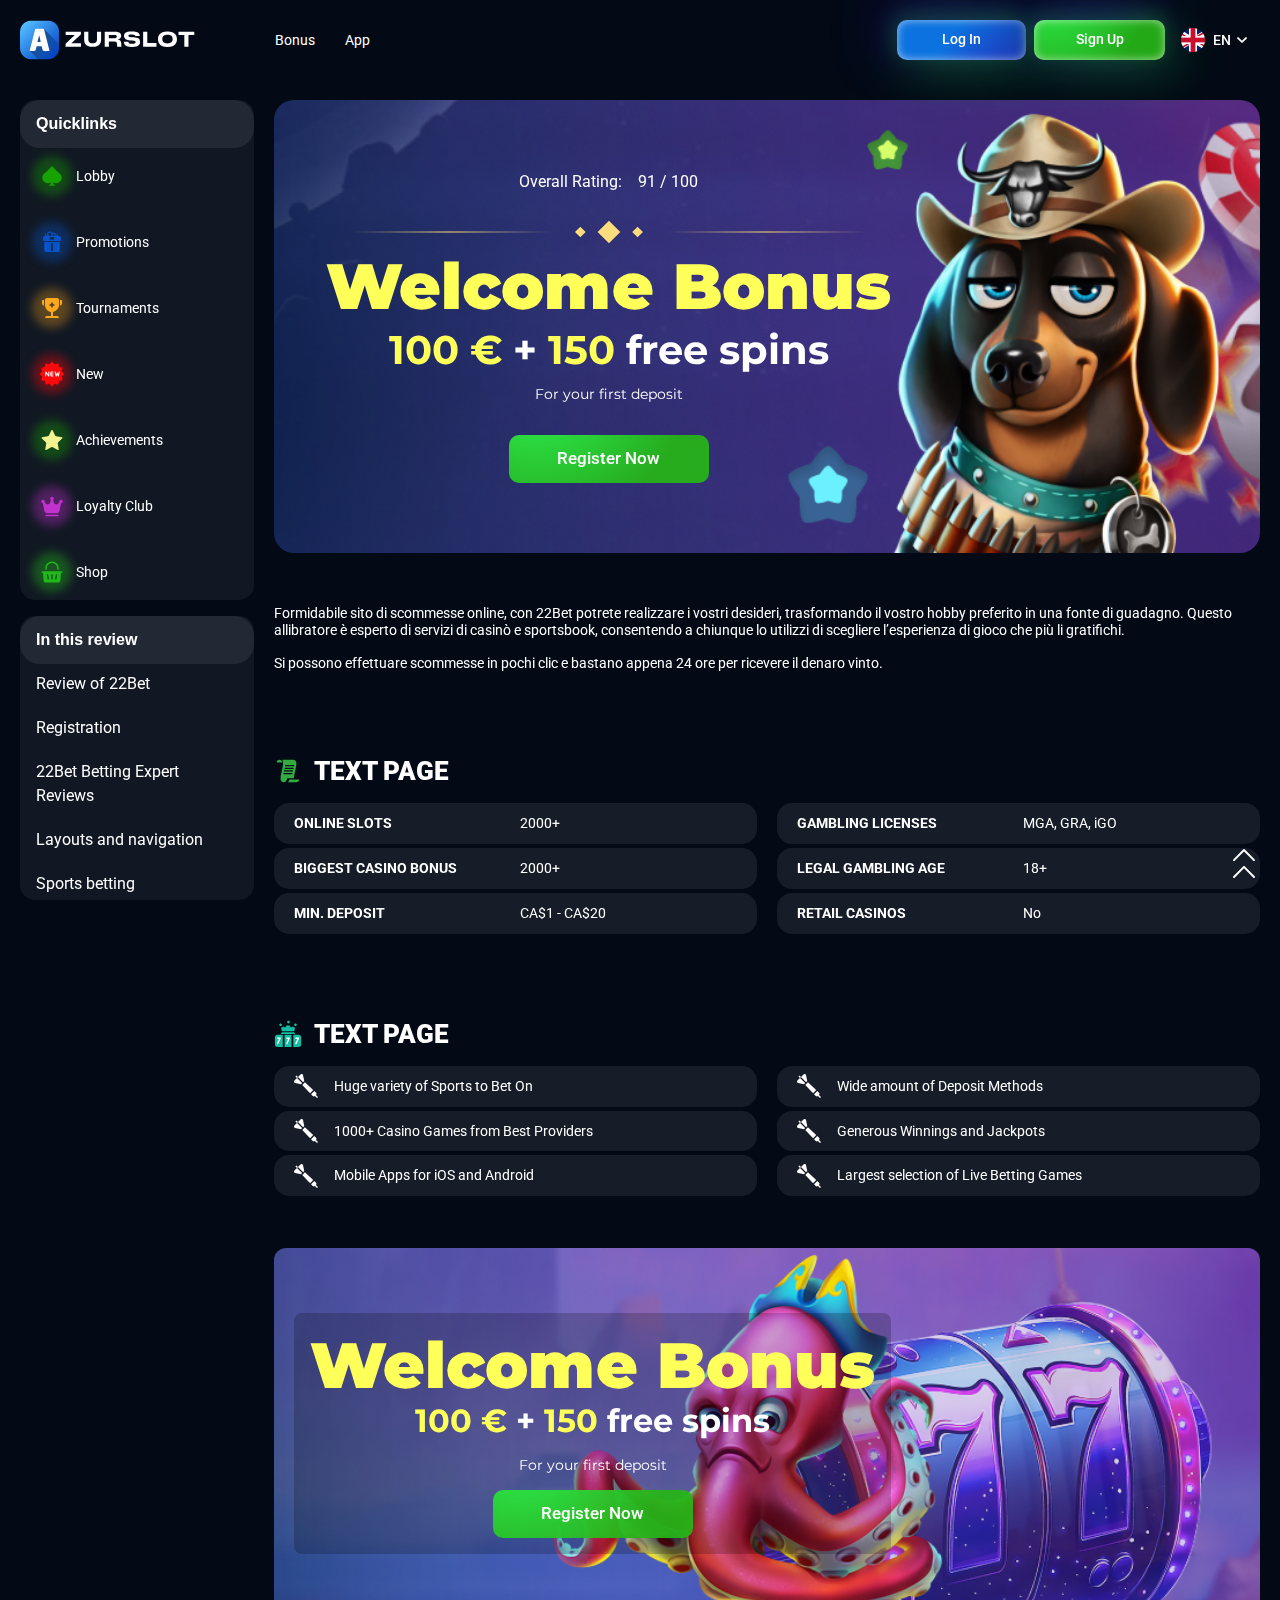
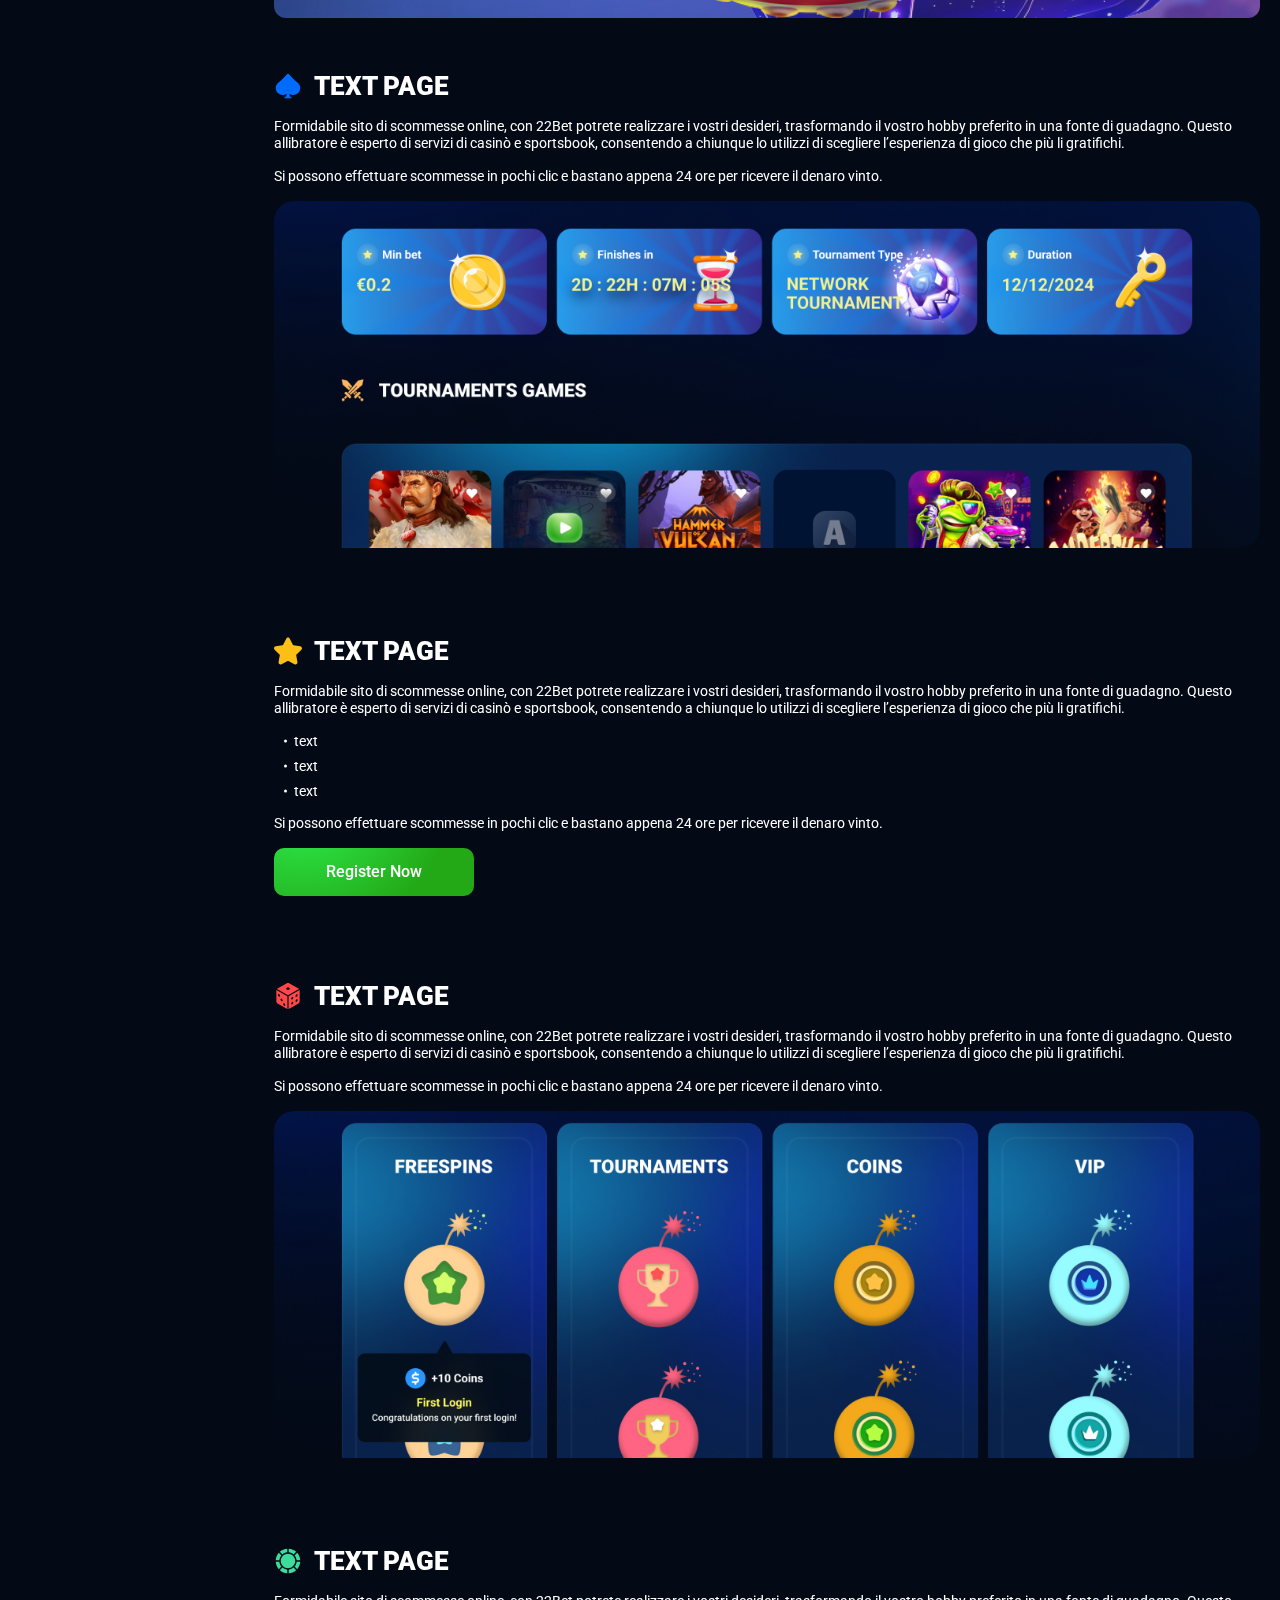
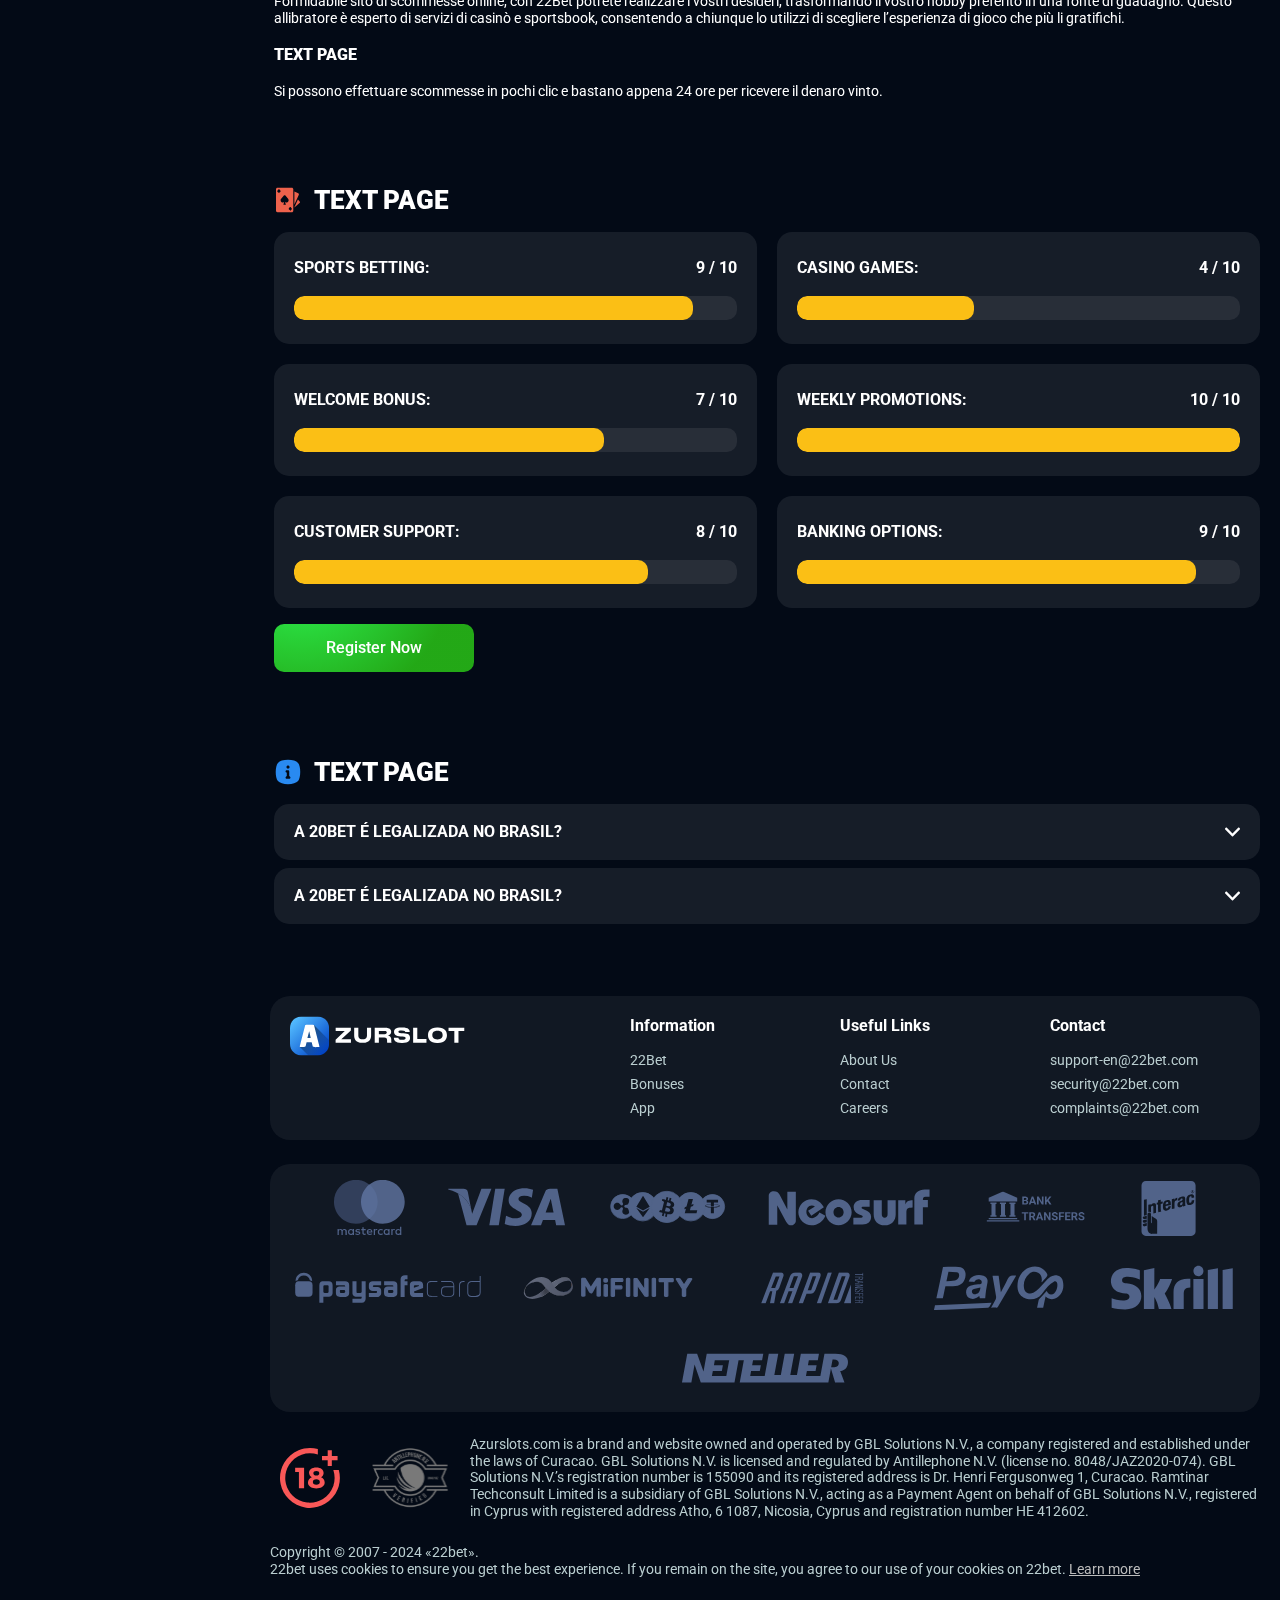
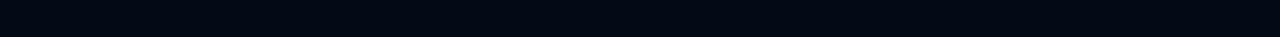
<file: index.html>
<!DOCTYPE html>
<html lang="en">
  <head>
    <meta charset="UTF-8" />
    <meta name="viewport" content="width=device-width, initial-scale=1.0" />
    <title>Welcome bonus!</title>
    <meta
      name="description"
      content=""
    />
    <meta property="og:site_name" content="" />
    <meta property="og:title" content="" />
    <meta property="og:type" content="website" />
    <meta property="og:url" content="http://azurslots.online/" />
    <meta property="og:image" content />
    <meta property="og:image:alt" content />
    <meta property="og:locale" content="en" />
    <meta
      property="og:description"
      content=""
    />
    <link rel="preconnect" href="https://fonts.googleapis.com" />
    <link rel="preconnect" href="https://fonts.gstatic.com" crossorigin />
    <link
      href="https://fonts.googleapis.com/css2?family=Roboto:wght@400;500;700&family=Montserrat:wght@100;200;300;400;500;600;700;800;900&display=swap"
      rel="stylesheet"
    />

    <link rel="stylesheet" href="./css/reset.css" />
    <link rel="stylesheet" href="./css/main.css" />
    <link rel="stylesheet" href="./css/media.css" />
    <link rel="icon" href="./images/favicon.png" type="image/x-icon" />
    <script
      src="https://code.jquery.com/jquery-3.6.1.min.js"
      integrity="sha256-o88AwQnZB+VDvE9tvIXrMQaPlFFSUTR+nldQm1LuPXQ="
      crossorigin="anonymous"
    ></script>
  </head>
  <body>
    <header class="header">
      <section class="content header__content">
        <a href="#" class="logo header__logo"
          ><img src="./images/logo.svg" alt="logo" title=""
        /></a>
        <button class="header__btn-menu">
          <svg
            width="16px"
            height="16px"
            viewBox="0 0 16 16"
            xmlns="http://www.w3.org/2000/svg"
          >
            <rect y="0" width="16" height="3" rx="1.5"></rect>
            <rect y="6.5" width="16" height="3" rx="1.5"></rect>
            <rect y="13" width="16" height="3" rx="1.5"></rect>
          </svg>
        </button>
        <nav class="menu header__menu">
          <ul class="header__menu-list">
            <li><a href="#">Bonus</a></li>
            <li><a href="#">App</a></li>
          </ul>
          <div class="header__btn">
            <a
              href="#"
              class="header__button header__button-login header__btn-login"
              >Log In
            </a>
            <a
              href="#"
              class="header__button header__button-signin header__btn-signin"
              >Sign Up</a
            >
          </div>
        </nav>
        <a href="#" class="header__button header__button-login">Log In</a>
        <a href="#" class="header__button header__button-signin">Sign Up</a>

        <div class="header__language">
          <div class="header__flag-wrap">
            <a class="header__country" href="#">
              <span><img src="./images/flag.png" alt=" Flag" title /></span>
              <span>en</span>
            </a>
          </div>
             <div class="header__flag-menu">
            <ul>
             
              
              <li>
                <a href="#" class="header__flag-link">
                  <span>
                    <img src="./images/flag-de.png" alt="flag" title />
                  </span>
                  <span>de</span>
                </a>
              </li>
               <li>
                <a href="#" class="header__flag-link">
                  <span>
                    <img src="./images/flag-gr.png" alt="flag" title />
                  </span>
                  <span>gr</span>
                </a>
              </li>
              <li>
                <a href="#" class="header__flag-link">
                  <span>
                    <img src="./images/flag-it.png" alt="flag" title />
                  </span>
                  <span>it</span>
                </a>
              </li>
              <li>
                <a href="#" class="header__flag-link">
                  <span>
                    <img src="./images/flag-es.png" alt="flag" title />
                  </span>
                  <span>es</span>
                </a>
              </li>
             
              <li>
                <a href="#" class="header__flag-link">
                  <span>
                    <img src="./images/flag-pt.png" alt="flag" title />
                  </span>
                  <span>pt</span>
                </a>
              </li>
              
             
            </ul>
          </div>
        </div>
      </section>
    </header>
    <main class="main">
      <aside class="sidebar-wrapper">
        <section class="content sidebar">
          <nav class="menu sidebar__menu">
            <button class="sidebar__links-menu">Quicklinks</button>
            <ul>
              <li>
                <a href="#">
                  <div class="icon-blur">
                    <span></span>
                    <img
                      class="icon-default"
                      src="./images/sidebar/lobby.svg"
                      alt=" Lobby"
                      title
                    />
                  </div>

                  Lobby
                </a>
              </li>
              <li>
                <a href="#">
                  <div class="icon-blur">
                    <span></span>
                    <img
                      class="icon-default"
                      src="./images/sidebar/promotions.svg"
                      alt="Promotions"
                      title
                    />
                  </div>
                  Promotions</a
                >
              </li>
              <li>
                <a href="#">
                  <div class="icon-blur">
                    <span></span
                    ><img
                      class="icon-default"
                      src="./images/sidebar/tournaments.svg"
                      alt="Tournaments"
                      title
                    />
                  </div>
                  Tournaments</a
                >
              </li>
              <li>
                <a href="#">
                  <div class="icon-blur">
                    <span></span
                    ><img
                      class="icon-default"
                      src="./images/sidebar/new.svg"
                      alt="New"
                      title
                    />
                  </div>

                  New</a
                >
              </li>
              <li>
                <a href="">
                  <div class="icon-blur">
                    <span></span
                    ><img
                      class="icon-default"
                      src="./images/sidebar/achievements.svg"
                      alt="Achievements"
                      title
                    />
                  </div>
                  Achievements</a
                >
              </li>

              <li>
                <a href="">
                  <div class="icon-blur">
                    <span></span
                    ><img
                      class="icon-default"
                      src="./images/sidebar/loyaltyClub.svg"
                      alt="Loyalty Club"
                      title
                    />
                  </div>
                  Loyalty Club</a
                >
              </li>
              <li>
                <a href="">
                  <div class="icon-blur">
                    <span></span
                    ><img
                      class="icon-default"
                      src="./images/sidebar/shop.svg"
                      alt="Shop"
                      title
                    />
                  </div>
                  Shop</a
                >
              </li>
            </ul>
          </nav>

          <div class="sidebar__navigation">
            <button class="sidebar__links-button">In this review</button>
            <div class="sidebar__links">
              <ul class="sidebar__links-list">
                <li><a href="#" title>Review of 22Bet</a></li>
                <li><a href="#" title>Registration</a></li>
                <li><a href="#" title>22Bet Betting Expert Reviews</a></li>
                <li><a href="#" title>Layouts and navigation</a></li>
                <li><a href="#" title>Sports betting</a></li>
                <li><a href="#" title>Sports offers</a></li>
                <li><a href="#" title>Live betting</a></li>
                <li><a href="#" title>Cash out</a></li>
                <li><a href="#" title>Live stream</a></li>
              </ul>
            </div>
          </div>
        </section>
      </aside>

      <section class="content__wrapper">
        <section class="content hero hero__content">
          <div class="background ">
            <img src="./images/main/bg-main.png" alt="hero" title />
          </div>

          <div class="hero__data">
            <div
              class="hero__rating"
              itemscope
              itemtype="http://schema.org/Game"
            >
              <p>Overall Rating:</p>
              <meta itemprop="name" content="http://azurslots.online/" />
              <span
                itemprop="aggregateRating"
                itemscope
                itemtype="http://schema.org/AggregateRating"
              >
                <span itemprop="ratingValue"> 91 </span>
                <span> / </span>
                <span itemprop="bestRating"> 100 </span>
                <meta itemprop="reviewCount" content="100" />
              </span>
            </div>
            <h1 class="title general hero__title">
              Welcome Bonus 
              <strong>
                100 € <span> + </span>150 <span>free spins </span></strong
              >
            </h1>
            <p class="hero__text">For your first deposit</p>

            <a href="#" class="button hero__button">Register Now</a>
          </div>
        </section>
        <section class="content page-nav">
          <div class="page-nav-button sidebar__links-button">
            In this review
          </div>
          <ul class="page-nav-list sidebar__links-list">
            <li><a href="#" title>Review of 22Bet</a></li>
            <li><a href="#" title>Registration</a></li>
            <li><a href="#" title>22Bet Betting Expert Reviews</a></li>
            <li><a href="#" title>Layouts and navigation</a></li>
            <li><a href="#" title>Sports betting</a></li>
            <li><a href="#" title>Sports offers</a></li>
            <li><a href="#" title>Live betting</a></li>
            <li><a href="#" title>Cash out</a></li>
            <li><a href="#" title>Live stream</a></li>
          </ul>
        </section>
        <section class="content article">
          <p>
            Formidabile sito di scommesse online, con 22Bet potrete realizzare i
            vostri desideri, trasformando il vostro hobby preferito in una fonte
            di guadagno. Questo allibratore è esperto di servizi di casinò e
            sportsbook, consentendo a chiunque lo utilizzi di scegliere
            l’esperienza di gioco che più li gratifichi.
          </p>

          <p>
            Si possono effettuare scommesse in pochi clic e bastano appena 24
            ore per ricevere il denaro vinto.
          </p>
        </section>

      
        <section class="content about">
          <h2 class="title high about__title">Text page</h2>
         <div class="about__content">
          <table class="about__table">
            <tbody class="about__group">
              
                <tr>
                <td>Online slots</td>
                <td>2000+</td>
               </tr>
               <tr>
                <td>Biggest casino bonus</td>
                <td>2000+</td>
               </tr>
               <tr>
                <td>Min. deposit</td>
                <td>CA$1 - CA$20</td>
               </tr>
            </tbody>
            <tbody class="about__group">
                <tr>
                  <td>Gambling licenses</td>
                  <td>MGA, GRA, iGO</td>
                </tr>
                <tr>
                  <td>Legal gambling age</td>
                  <td>18+</td>
                </tr>
                <tr>
                  <td>Retail casinos</td>
                  <td>No</td>
                </tr>
              
            </tbody>
          </table>
       
         </div>
        </section> 
  <section class="content features ">
          <h2 class="title high features__title features__title-jackpot">Text page</h2>
          <div class="features__list">
              
            <div class="features__info">
            <ul >
              <li class="features__item">
                      Huge variety of Sports to Bet On
              </li>
              <li>
                1000+ Casino Games from Best Providers
              </li>
              <li>
                Mobile Apps for iOS and Android
              </li>
            </ul>
            <ul>
              <li>
                Wide amount of Deposit Methods
              </li>
              <li>
                Generous Winnings and Jackpots
              </li>
              <li>
               Largest selection of Live Betting Games
              </li>
            </ul>
           </div>
       
          </div>
        </section>
        <section class="content banner">
          <div class="background banner__background">
            <img src="./images/main/banner-main.png" alt="banner" title />
          </div>
          <div class="banner__info">
            <h2 class="title high banner__title-main">
              Welcome Bonus 
              <strong>
                100 € <span> + </span>150 <span>free spins </span></strong
              >
            </h2>
            <p>
              For your first deposit</p>
              <a href="#" class="button banner__button">Register Now</a>
            </p>
          </div>
        </section>
        <section class="content article">
          <h2 class="article__title high title">Text page</h2>

          <p class="">
            Formidabile sito di scommesse online, con 22Bet potrete realizzare i
            vostri desideri, trasformando il vostro hobby preferito in una fonte
            di guadagno. Questo allibratore è esperto di servizi di casinò e
            sportsbook, consentendo a chiunque lo utilizzi di scegliere
            l’esperienza di gioco che più li gratifichi.
          </p>

          <p>
            Si possono effettuare scommesse in pochi clic e bastano appena 24
            ore per ricevere il denaro vinto.
          </p>
          <div class="images">
            <img
              src="./images/main/image1-main.png"
              alt="images"
              title
              class=""
            />
          </div>
        </section>
        <section class="content article">
          <h2 class="article__title article__title-star high title">Text page</h2>
          <p>
            Formidabile sito di scommesse online, con 22Bet potrete realizzare i
            vostri desideri, trasformando il vostro hobby preferito in una fonte
            di guadagno. Questo allibratore è esperto di servizi di casinò e
            sportsbook, consentendo a chiunque lo utilizzi di scegliere
            l’esperienza di gioco che più li gratifichi.
          </p>
          <ul>
            <li>text</li>
            <li>text</li>
            <li>text</li>
          </ul>
          <p>
            Si possono effettuare scommesse in pochi clic e bastano appena 24
            ore per ricevere il denaro vinto.
          </p>

          <a href="#" class="button article__button">Register Now</a>
        </section>
        <section class="content article">
          <h2 class="article__title article__title-cube high title">Text page</h2>

          <p class="">
            Formidabile sito di scommesse online, con 22Bet potrete realizzare i
            vostri desideri, trasformando il vostro hobby preferito in una fonte
            di guadagno. Questo allibratore è esperto di servizi di casinò e
            sportsbook, consentendo a chiunque lo utilizzi di scegliere
            l’esperienza di gioco che più li gratifichi.
          </p>

          <p>
            Si possono effettuare scommesse in pochi clic e bastano appena 24
            ore per ricevere il denaro vinto.
          </p>
          <div class="images">
            <img
              src="./images/main/image2-main.png"
              alt="images"
              title
              class=""
            />
          </div>
        </section>
        <section class="content article">
          <h2 class="article__title article__title-roulette high title">Text page</h2>
          <p>
            Formidabile sito di scommesse online, con 22Bet potrete realizzare i
            vostri desideri, trasformando il vostro hobby preferito in una fonte
            di guadagno. Questo allibratore è esperto di servizi di casinò e
            sportsbook, consentendo a chiunque lo utilizzi di scegliere
            l’esperienza di gioco che più li gratifichi.
          </p>

          <h3>Text page</h3>

          <p>
            Si possono effettuare scommesse in pochi clic e bastano appena 24
            ore per ricevere il denaro vinto.
          </p>
        </section>
        <section class="content ratings">
          <h2 class="ratings__title title high">Text page</h2>

              <div class="ratings__content">
           
             <ul class="ratings__list">
              <li>
               
                <div  class="ratings__info">
                  <span class="ratings__data">
                    <span>9</span>
                    <span>/</span>
                    <span>10</span>
                  </span>
                 
                  <p>Sports betting:</p>
              
                </div>
                <div class="ratings__img">
                  <span style="width: 90%" ></span>
                </div>
              </li>
              <li>
                
                <div class="ratings__info">
                  <span class="ratings__data">
                    <span>4</span>
                    <span>/</span>
                    <span>10</span>
                  </span>
                  
                  <p>Casino Games:
                  </p>
                  
                </div>
                <div class="ratings__img">
                  <span style="width: 40%" ></span>
                </div>
              </li>
              <li>
                
                <div class="ratings__info">
                  <span class="ratings__data">
                    <span>7</span>
                    <span>/</span>
                    <span>10</span>
                  </span>
                 
                  <p>Welcome Bonus:
                    </p>
                  
                </div>
                <div class="ratings__img">
                  <span style="width: 70%" ></span>
                </div>
            </li>
            <li>
              
              <div class="ratings__info">
                <span class="ratings__data">
                  <span>10</span>
                  <span>/</span>
                  <span>10</span>
                </span>
                
                <p>Weekly Promotions:</p>
                
              </div>
              <div class="ratings__img">
                <span style="width: 100%" ></span>
              </div>
             
            </li>
              <li>
                
                <div class="ratings__info">
                  <span class="ratings__data">
                    <span>8</span>
                    <span>/</span>
                    <span>10</span>
                  </span>
                
                  <p>Customer Support:</p>
                  
                </div>
                <div class="ratings__img">
                  
                  <span style="width: 80%" ></span>
                </div>
              </li>
            </li>
            <li>
              
              <div class="ratings__info">
                <span class="ratings__data">
                  <span>9</span>
                  <span>/</span>
                  <span>10</span>
                </span>
              
                <p>Banking Options:</p>
                
              </div>
              <div class="ratings__img">
                
                <span style="width: 90%" ></span>
              </div>
            </li>
          
            </ul> 
           
            
          </div>

          <a href="#" class="button ratings__button">Register Now</a>
        </section>
        <section class="content faq">
          <h2 class="title high faq__title">Text page</h2>
          <ul class="faq__list" itemscope itemtype="https://schema.org/FAQPage">
            <li
              class="faq__item"
              itemscope
              itemprop="mainEntity"
              itemtype="https://schema.org/Question"
            >
              <h3
                class="title medium faq__subtitle js-button-expander"
                itemprop="name"
              >
                A 20Bet é legalizada no Brasil?
              </h3>
              <div
                class="faq__answer js-expand-content"
                itemscope
                itemprop="acceptedAnswer"
                itemtype="https://schema.org/Answer"
              >
                <p itemprop="text">
                  O pacote especial para novos usuários da 20Bet paga 100% sobre
                  o primeiro depósito, com limite de 600 BRL.
                </p>
              </div>
            </li>
            <li
              class="faq__item"
              itemscope
              itemprop="mainEntity"
              itemtype="https://schema.org/Question"
            >
              <h3
                class="title medium faq__subtitle js-button-expander"
                itemprop="name"
              >
                A 20Bet é legalizada no Brasil?
              </h3>
              <div
                class="faq__answer js-expand-content"
                itemscope
                itemprop="acceptedAnswer"
                itemtype="https://schema.org/Answer"
              >
                <p itemprop="text">
                  O pacote especial para novos usuários da 20Bet paga 100% sobre
                  o primeiro depósito, com limite de 600 BRL.
                </p>
              </div>
            </li>
          </ul>
        </section>
        <div class="" onclick="scrollToTop()">
          <button class="main__arrow" id="scrollToTopBtn"></button>
        </div>
      </section>
    </main>
    <footer class="footer">
      <section class="content footer__content">
        <div class="footer__wrapper">
          <div class="footer__logo-wrap">
            <a href="./index.html" class="logo footer__logo"
              ><img src="./images/logo.svg" alt="logo" title=""
            /></a>
          </div>
          <ul class="footer__menu">
            <li>
              <div>Information</div>
              <ul class="footer__info">
                <li><a href="#">22Bet </a></li>
                <li><a href="#">Bonuses</a></li>
                <li><a href="#">App </a></li>
              </ul>
            </li>

            <li>
              <div>Useful Links</div>
              <ul class="footer__info">
                <li><a href="#">About Us</a></li>
                <li><a href="#">Contact</a></li>
                <li><a href="#">Careers</a></li>
              </ul>
            </li>
            <li>
              <div>Contact</div>
              <ul class="footer__info">
                <li>
                  <a href="mailto:support-en@22bet.com">support-en@22bet.com</a>
                </li>
                <li>
                  <a href="mailto:security@22bet.com">security@22bet.com</a>
                </li>
                <li>
                  <a href="mailto:complaints@22bet.com">complaints@22bet.com</a>
                </li>
              </ul>
            </li>
          </ul>
        </div>

        <div class="footer__cards-pay">
          <ul class="footer__cards-pay-first">
            <li>
              <a href="#"
                ><img src="./images/footer-pay/mastercard.svg" alt="pay" title
              /></a>
            </li>
            <li>
              <a href="#"
                ><img src="./images/footer-pay/visa.svg" alt="pay" title
              /></a>
            </li>
            <li>
              <a href="#"
                ><img src="./images/footer-pay/crypto.svg" alt="pay" title
              /></a>
            </li>
            <li>
              <a href="#"
                ><img src="./images/footer-pay/neosurf.svg" alt="pay" title
              /></a>
            </li>
            <li>
              <a href="#"
                ><img
                  src="./images/footer-pay/bank-transfers.svg"
                  alt="pay"
                  title
              /></a>
            </li>
            <li>
              <a href="#"
                ><img src="./images/footer-pay/interac.svg" alt="pay" title
              /></a>
            </li>
            <li>
              <a href="#"
                ><img src="./images/footer-pay/paysafecard.svg" alt="pay" title
              /></a>
            </li>
            <li>
              <a href="#"
                ><img
                  class="footer__cards-pay-img"
                  src="./images/footer-pay/mifinity.svg"
                  alt="pay"
                  title
              /></a>
            </li>
            <li>
              <a href="#"
                ><img
                  class="footer__cards-pay-img"
                  src="./images/footer-pay/rapid.svg"
                  alt="pay"
                  title
              /></a>
            </li>
            <li>
              <a href="#"
                ><img
                  class="footer__cards-pay-img"
                  src="./images/footer-pay/payOp.svg"
                  alt="pay"
                  title
              /></a>
            </li>
            <li>
              <a href="#"
                ><img
                  class="footer__cards-pay-img"
                  src="./images/footer-pay/skrill.svg"
                  alt="pay"
                  title
              /></a>
            </li>
            <li>
              <a href="#"
                ><img
                  class="footer__cards-pay-img"
                  src="./images/footer-pay/neteller.svg"
                  alt="pay"
                  title
              /></a>
            </li>
          </ul>
        </div>
        <div class="footer__text">
          <div class="footer__img">
            <img src="./images/age.svg" alt="age" title />
          <img src="./images/footer-frame.svg" alt="frame" title />
          </div>
          <p>
            Azurslots.com is a brand and website owned and operated by GBL
            Solutions N.V., a company registered and established under the laws
            of Curacao. GBL Solutions N.V. is licensed and regulated by
            Antillephone N.V. (license no. 8048/JAZ2020-074). GBL Solutions
            N.V.’s registration number is 155090 and its registered address is
            Dr. Henri Fergusonweg 1, Curacao. Ramtinar Techconsult Limited is a
            subsidiary of GBL Solutions N.V., acting as a Payment Agent on
            behalf of GBL Solutions N.V., registered in Cyprus with registered
            address Atho, 6 1087, Nicosia, Cyprus and registration number ΗΕ
            412602.
          </p>
        </div>
        <div class="footer__copy">
          <p>Copyright &copy; 2007 - 2024 «22bet».</p>
        <p>
          22bet uses cookies to ensure you get the best experience. If you
          remain on the site, you agree to our use of your cookies on 22bet.
          <a href="" class="footer__link">Learn more</a>
        </p>
        </div>
      </section>
    </footer>
    <script src="./js/sidebar.js" defer></script>
    <script src="./js/arrowUp.js" defer></script>
    <script src="./js/expander.js" defer></script>
    <script src="./js/mobile-menu.js" defer></script>
    <script src="./js/flag.js" defer></script>
  </body>
</html>
</file>
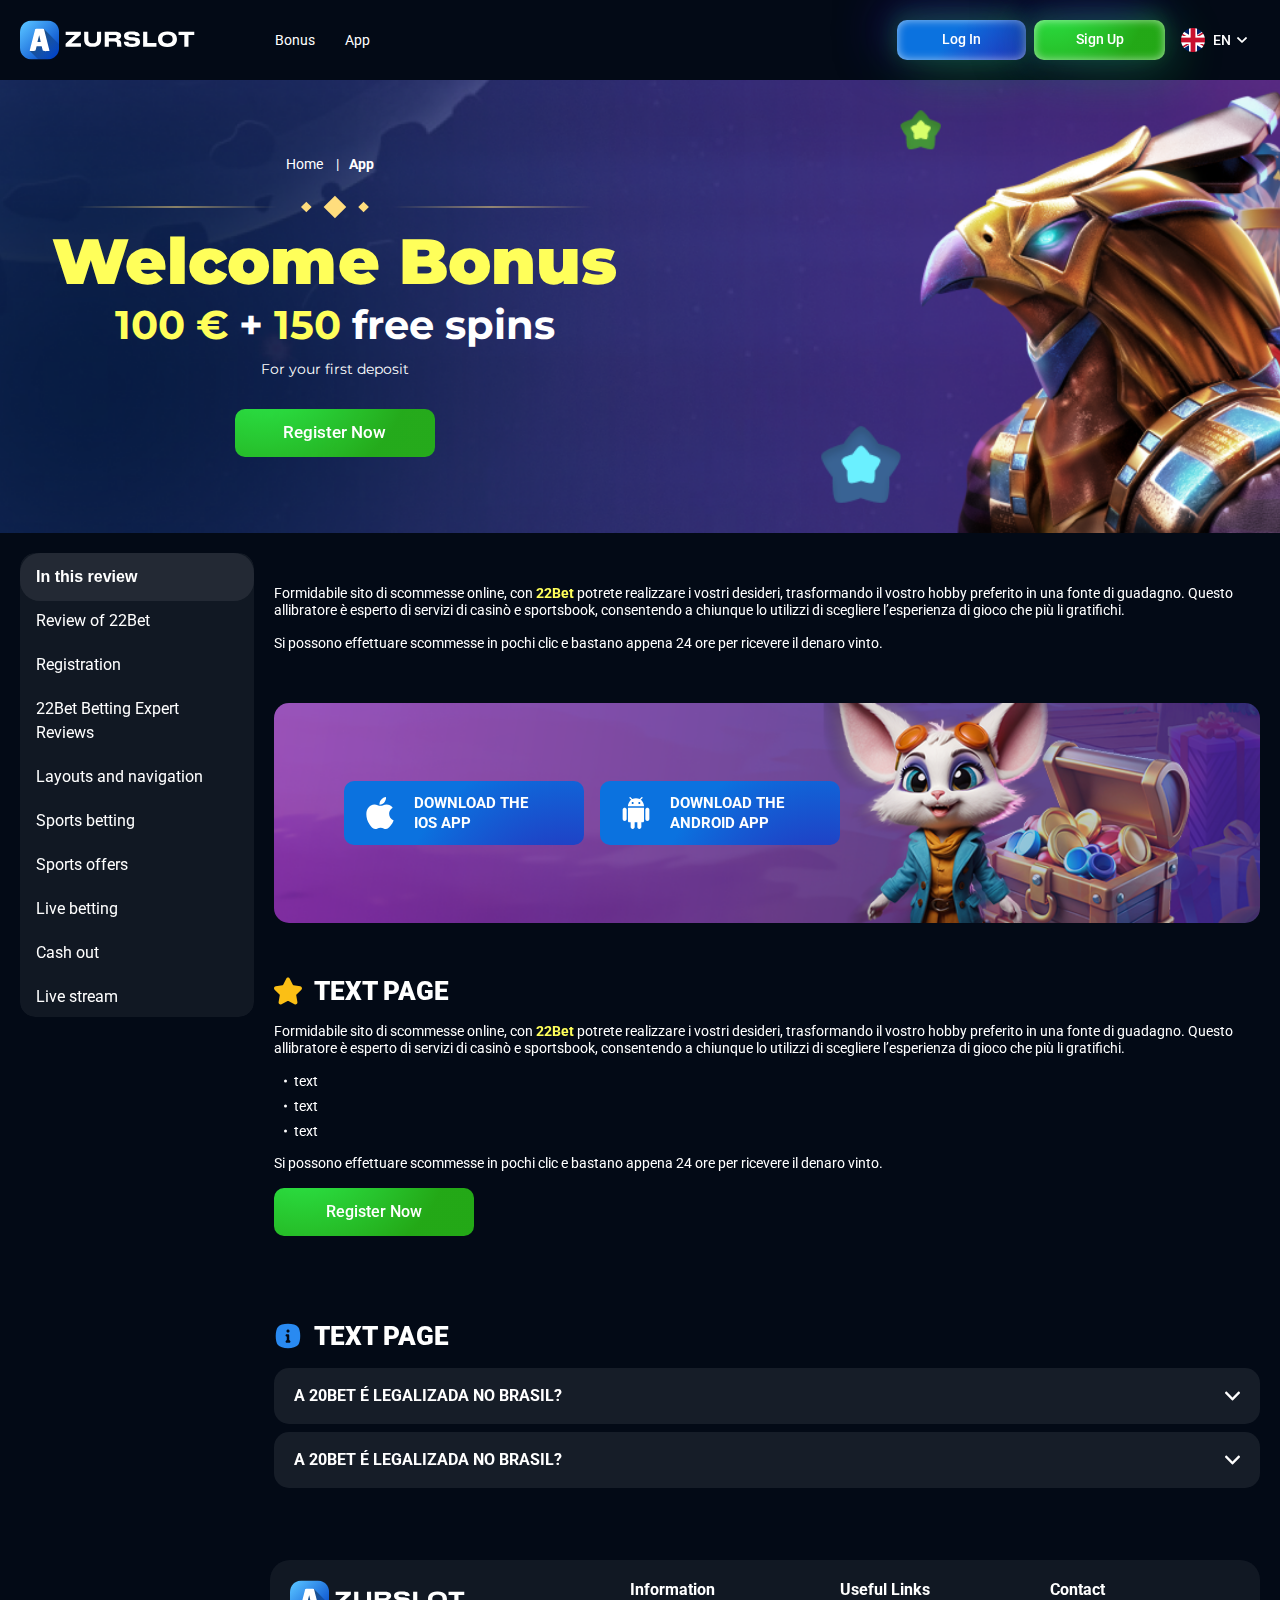
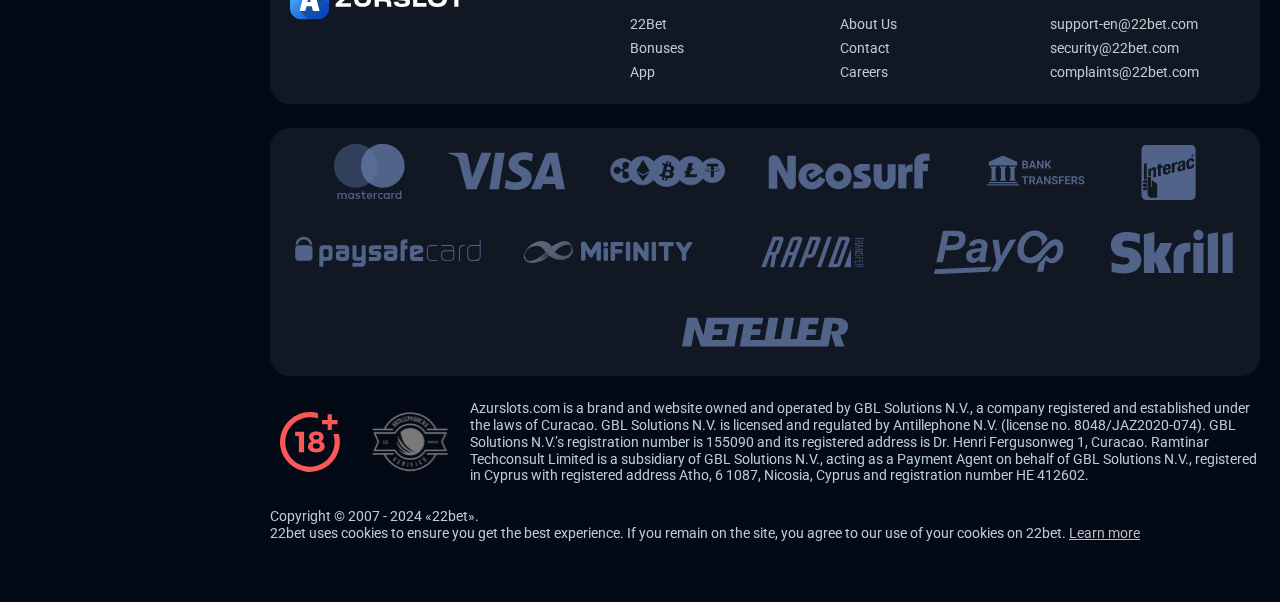
<file: app.html>
<!DOCTYPE html>
<html lang="en">
  <head>
    <meta charset="UTF-8" />
    <meta name="viewport" content="width=device-width, initial-scale=1.0" />
    <title>Welcome Bonus !</title>
    <meta name="description" content="" />
    <meta property="og:site_name" content="" />
    <meta property="og:title" content="" />
    <meta property="og:type" content="website" />
    <meta property="og:url" content="http://azurslots.online/" />
    <meta property="og:image" content />
    <meta property="og:image:alt" content />
    <meta property="og:locale" content="en" />
    <meta property="og:description" content="" />
    <link rel="preconnect" href="https://fonts.googleapis.com" />
    <link rel="preconnect" href="https://fonts.gstatic.com" crossorigin />
    <link
      href="https://fonts.googleapis.com/css2?family=Roboto:wght@400;500;700&family=Montserrat:wght@100;200;300;400;500;600;700;800;900&display=swap"
      rel="stylesheet"
    />

    <link rel="stylesheet" href="./css/reset.css" />
    <link rel="stylesheet" href="./css/main.css" />
    <link rel="stylesheet" href="./css/media.css" />
    <link rel="icon" href="./images/favicon.png" type="image/x-icon" />
    <script
      src="https://code.jquery.com/jquery-3.6.1.min.js"
      integrity="sha256-o88AwQnZB+VDvE9tvIXrMQaPlFFSUTR+nldQm1LuPXQ="
      crossorigin="anonymous"
    ></script>
  </head>
  <body>
    <header class="header">
      <section class="content header__content">
        <a href="#" class="logo header__logo"
          ><img src="./images/logo.svg" alt="logo" title=""
        /></a>
        <button class="header__btn-menu">
          <svg
            width="16px"
            height="16px"
            viewBox="0 0 16 16"
            xmlns="http://www.w3.org/2000/svg"
          >
            <rect y="0" width="16" height="3" rx="1.5"></rect>
            <rect y="6.5" width="16" height="3" rx="1.5"></rect>
            <rect y="13" width="16" height="3" rx="1.5"></rect>
          </svg>
        </button>
        <nav class="menu header__menu">
          <ul class="header__menu-list">
            <li><a href="#">Bonus</a></li>
            <li><a href="#">App</a></li>
          </ul>
          <div class="header__btn">
            <a
              href="#"
              class="header__button header__button-login header__btn-login"
              >Log In
            </a>
            <a
              href="#"
              class="header__button header__button-signin header__btn-signin"
              >Sign Up</a
            >
          </div>
        </nav>
        <a href="#" class="header__button header__button-login">Log In </a>
        <a href="#" class="header__button header__button-signin">Sign Up</a>

        <div class="header__language">
          <div class="header__flag-wrap">
            <a class="header__country" href="#">
              <span><img src="./images/flag.png" alt=" Flag" title /></span>
              <span>en</span>
            </a>
          </div>
          <div class="header__flag-menu">
            <ul>
              <li>
                <a href="#" class="header__flag-link">
                  <span>
                    <img src="./images/flag-de.png" alt="flag" title />
                  </span>
                  <span>de</span>
                </a>
              </li>
              <li>
                <a href="#" class="header__flag-link">
                  <span>
                    <img src="./images/flag-gr.png" alt="flag" title />
                  </span>
                  <span>gr</span>
                </a>
              </li>
              <li>
                <a href="#" class="header__flag-link">
                  <span>
                    <img src="./images/flag-it.png" alt="flag" title />
                  </span>
                  <span>it</span>
                </a>
              </li>
              <li>
                <a href="#" class="header__flag-link">
                  <span>
                    <img src="./images/flag-es.png" alt="flag" title />
                  </span>
                  <span>es</span>
                </a>
              </li>

              <li>
                <a href="#" class="header__flag-link">
                  <span>
                    <img src="./images/flag-pt.png" alt="flag" title />
                  </span>
                  <span>pt</span>
                </a>
              </li>
            </ul>
          </div>
        </div>
      </section>
    </header>
    <section class="hero hero__page">
      <div class="background hero__background hero__background-page">
        <img src="./images/app/bg-app.png" alt="hero" title />
      </div>

      <div class="hero__data hero__data-page">
        <ul
          class="breadcrumbs"
          itemscope
          itemtype="https://schema.org/BreadcrumbList"
        >
          <li
            itemprop="itemListElement"
            itemscope
            itemtype="https://schema.org/ListItem"
          >
            <a href="#" itemprop="item"> <span itemprop="name">Home</span></a>
            <meta itemprop="position" content="1" />
          </li>
          <li
            itemprop="itemListElement"
            itemscope
            itemtype="https://schema.org/ListItem"
          >
            <a href="#" itemprop="item"> <span itemprop="name">App</span></a>
            <meta itemprop="position" content="2" />
          </li>
        </ul>
        <h1 class="title general hero__title">
          Welcome Bonus
          <strong> 100 € <span> + </span>150 <span>free spins </span></strong>
        </h1>
        <p class="hero__text">For your first deposit</p>

        <a href="#" class="button hero__button">Register Now</a>
      </div>
    </section>
    <main class="main main-page">
      <aside class="sidebar-wrapper">
        <section class="content sidebar">
          <div class="sidebar__navigation">
            <button class="sidebar__links-button">In this review</button>
            <div class="sidebar__links">
              <ul class="sidebar__links-list">
                <li><a href="#" title>Review of 22Bet</a></li>
                <li><a href="#" title>Registration</a></li>
                <li><a href="#" title>22Bet Betting Expert Reviews</a></li>
                <li><a href="#" title>Layouts and navigation</a></li>
                <li><a href="#" title>Sports betting</a></li>
                <li><a href="#" title>Sports offers</a></li>
                <li><a href="#" title>Live betting</a></li>
                <li><a href="#" title>Cash out</a></li>
                <li><a href="#" title>Live stream</a></li>
              </ul>
            </div>
          </div>
        </section>
      </aside>

      <section class="content__wrapper">
        <section class="content page-nav">
          <div class="page-nav-button sidebar__links-button">
            In this review
          </div>
          <ul class="page-nav-list sidebar__links-list">
            <li><a href="#" title>Review of 22Bet</a></li>
            <li><a href="#" title>Registration</a></li>
            <li><a href="#" title>22Bet Betting Expert Reviews</a></li>
            <li><a href="#" title>Layouts and navigation</a></li>
            <li><a href="#" title>Sports betting</a></li>
            <li><a href="#" title>Sports offers</a></li>
            <li><a href="#" title>Live betting</a></li>
            <li><a href="#" title>Cash out</a></li>
            <li><a href="#" title>Live stream</a></li>
          </ul>
        </section>
        <section class="content article">
          <p>
            Formidabile sito di scommesse online, con
            <a href="#" class="article__link">22Bet</a> potrete realizzare i
            vostri desideri, trasformando il vostro hobby preferito in una fonte
            di guadagno. Questo allibratore è esperto di servizi di casinò e
            sportsbook, consentendo a chiunque lo utilizzi di scegliere
            l’esperienza di gioco che più li gratifichi.
          </p>

          <p>
            Si possono effettuare scommesse in pochi clic e bastano appena 24
            ore per ricevere il denaro vinto.
          </p>
        </section>
        <section class="content banner__app">
          <div class="background banner__background-app">
            <img
              class="background-app"
              src="./images/app/banner-app.png"
              alt="banner"
              title
            />
          </div>
          <div class="banner__content banner__content-app">
            <div class="banner__button-wrap">
              <a href="#" class="banner__btn banner__btn-android">
                DOWNLOAD THE IOS APP
              </a>

              <a href="#" class="banner__btn banner__btn-app">
                DOWNLOAD THE android APP</a
              >
            </div>
          </div>
        </section>
        <section class="content article">
          <h2 class="article__title article__title-star high title">
            Text page
          </h2>
          <p>
            Formidabile sito di scommesse online, con
            <a href="#" class="article__link">22Bet</a> potrete realizzare i
            vostri desideri, trasformando il vostro hobby preferito in una fonte
            di guadagno. Questo allibratore è esperto di servizi di casinò e
            sportsbook, consentendo a chiunque lo utilizzi di scegliere
            l’esperienza di gioco che più li gratifichi.
          </p>

          <ul>
            <li>text</li>
            <li>text</li>
            <li>text</li>
          </ul>
          <p>
            Si possono effettuare scommesse in pochi clic e bastano appena 24
            ore per ricevere il denaro vinto.
          </p>

          <a href="#" class="button article__button">Register Now</a>
        </section>
        <section class="content faq">
          <h2 class="title high faq__title">Text page</h2>
          <ul class="faq__list" itemscope itemtype="https://schema.org/FAQPage">
            <li
              class="faq__item"
              itemscope
              itemprop="mainEntity"
              itemtype="https://schema.org/Question"
            >
              <h3
                class="title medium faq__subtitle js-button-expander"
                itemprop="name"
              >
                A 20Bet é legalizada no Brasil?
              </h3>
              <div
                class="faq__answer js-expand-content"
                itemscope
                itemprop="acceptedAnswer"
                itemtype="https://schema.org/Answer"
              >
                <p itemprop="text">
                  O pacote especial para novos usuários da 20Bet paga 100% sobre
                  o primeiro depósito, com limite de 600 BRL.
                </p>
              </div>
            </li>
            <li
              class="faq__item"
              itemscope
              itemprop="mainEntity"
              itemtype="https://schema.org/Question"
            >
              <h3
                class="title medium faq__subtitle js-button-expander"
                itemprop="name"
              >
                A 20Bet é legalizada no Brasil?
              </h3>
              <div
                class="faq__answer js-expand-content"
                itemscope
                itemprop="acceptedAnswer"
                itemtype="https://schema.org/Answer"
              >
                <p itemprop="text">
                  O pacote especial para novos usuários da 20Bet paga 100% sobre
                  o primeiro depósito, com limite de 600 BRL.
                </p>
              </div>
            </li>
          </ul>
        </section>
      </section>
    </main>
    <footer class="footer">
      <section class="content footer__content">
        <div class="footer__wrapper">
          <div class="footer__logo-wrap">
            <a href="./index.html" class="logo footer__logo"
              ><img src="./images/logo.svg" alt="logo" title=""
            /></a>
          </div>
          <ul class="footer__menu">
            <li>
              <div>Information</div>
              <ul class="footer__info">
                <li><a href="#">22Bet </a></li>
                <li><a href="#">Bonuses</a></li>
                <li><a href="#">App </a></li>
              </ul>
            </li>

            <li>
              <div>Useful Links</div>
              <ul class="footer__info">
                <li><a href="#">About Us</a></li>
                <li><a href="#">Contact</a></li>
                <li><a href="#">Careers</a></li>
              </ul>
            </li>
            <li>
              <div>Contact</div>
              <ul class="footer__info">
                <li>
                  <a href="mailto:support-en@22bet.com">support-en@22bet.com</a>
                </li>
                <li>
                  <a href="mailto:security@22bet.com">security@22bet.com</a>
                </li>
                <li>
                  <a href="mailto:complaints@22bet.com">complaints@22bet.com</a>
                </li>
              </ul>
            </li>
          </ul>
        </div>

        <div class="footer__cards-pay">
          <ul class="footer__cards-pay-first">
            <li>
              <a href="#"
                ><img src="./images/footer-pay/mastercard.svg" alt="pay" title
              /></a>
            </li>
            <li>
              <a href="#"
                ><img src="./images/footer-pay/visa.svg" alt="pay" title
              /></a>
            </li>
            <li>
              <a href="#"
                ><img src="./images/footer-pay/crypto.svg" alt="pay" title
              /></a>
            </li>
            <li>
              <a href="#"
                ><img src="./images/footer-pay/neosurf.svg" alt="pay" title
              /></a>
            </li>
            <li>
              <a href="#"
                ><img
                  src="./images/footer-pay/bank-transfers.svg"
                  alt="pay"
                  title
              /></a>
            </li>
            <li>
              <a href="#"
                ><img src="./images/footer-pay/interac.svg" alt="pay" title
              /></a>
            </li>
            <li>
              <a href="#"
                ><img src="./images/footer-pay/paysafecard.svg" alt="pay" title
              /></a>
            </li>
            <li>
              <a href="#"
                ><img
                  class="footer__cards-pay-img"
                  src="./images/footer-pay/mifinity.svg"
                  alt="pay"
                  title
              /></a>
            </li>
            <li>
              <a href="#"
                ><img
                  class="footer__cards-pay-img"
                  src="./images/footer-pay/rapid.svg"
                  alt="pay"
                  title
              /></a>
            </li>
            <li>
              <a href="#"
                ><img
                  class="footer__cards-pay-img"
                  src="./images/footer-pay/payOp.svg"
                  alt="pay"
                  title
              /></a>
            </li>
            <li>
              <a href="#"
                ><img
                  class="footer__cards-pay-img"
                  src="./images/footer-pay/skrill.svg"
                  alt="pay"
                  title
              /></a>
            </li>
            <li>
              <a href="#"
                ><img
                  class="footer__cards-pay-img"
                  src="./images/footer-pay/neteller.svg"
                  alt="pay"
                  title
              /></a>
            </li>
          </ul>
        </div>
        <div class="footer__text">
          <div class="footer__img">
            <img src="./images/age.svg" alt="age" title />
            <img src="./images/footer-frame.svg" alt="frame" title />
          </div>
          <p>
            Azurslots.com is a brand and website owned and operated by GBL
            Solutions N.V., a company registered and established under the laws
            of Curacao. GBL Solutions N.V. is licensed and regulated by
            Antillephone N.V. (license no. 8048/JAZ2020-074). GBL Solutions
            N.V.’s registration number is 155090 and its registered address is
            Dr. Henri Fergusonweg 1, Curacao. Ramtinar Techconsult Limited is a
            subsidiary of GBL Solutions N.V., acting as a Payment Agent on
            behalf of GBL Solutions N.V., registered in Cyprus with registered
            address Atho, 6 1087, Nicosia, Cyprus and registration number ΗΕ
            412602.
          </p>
        </div>
        <div class="footer__copy">
          <p>Copyright &copy; 2007 - 2024 «22bet».</p>
          <p>
            22bet uses cookies to ensure you get the best experience. If you
            remain on the site, you agree to our use of your cookies on 22bet.
            <a href="" class="footer__link">Learn more</a>
          </p>
        </div>
      </section>
    </footer>
    <script src="./js/sidebar.js" defer></script>
    <script src="./js/expander.js" defer></script>
    <script src="./js/mobile-menu.js" defer></script>
    <script src="./js/flag.js" defer></script>
  </body>
</html>
</file>
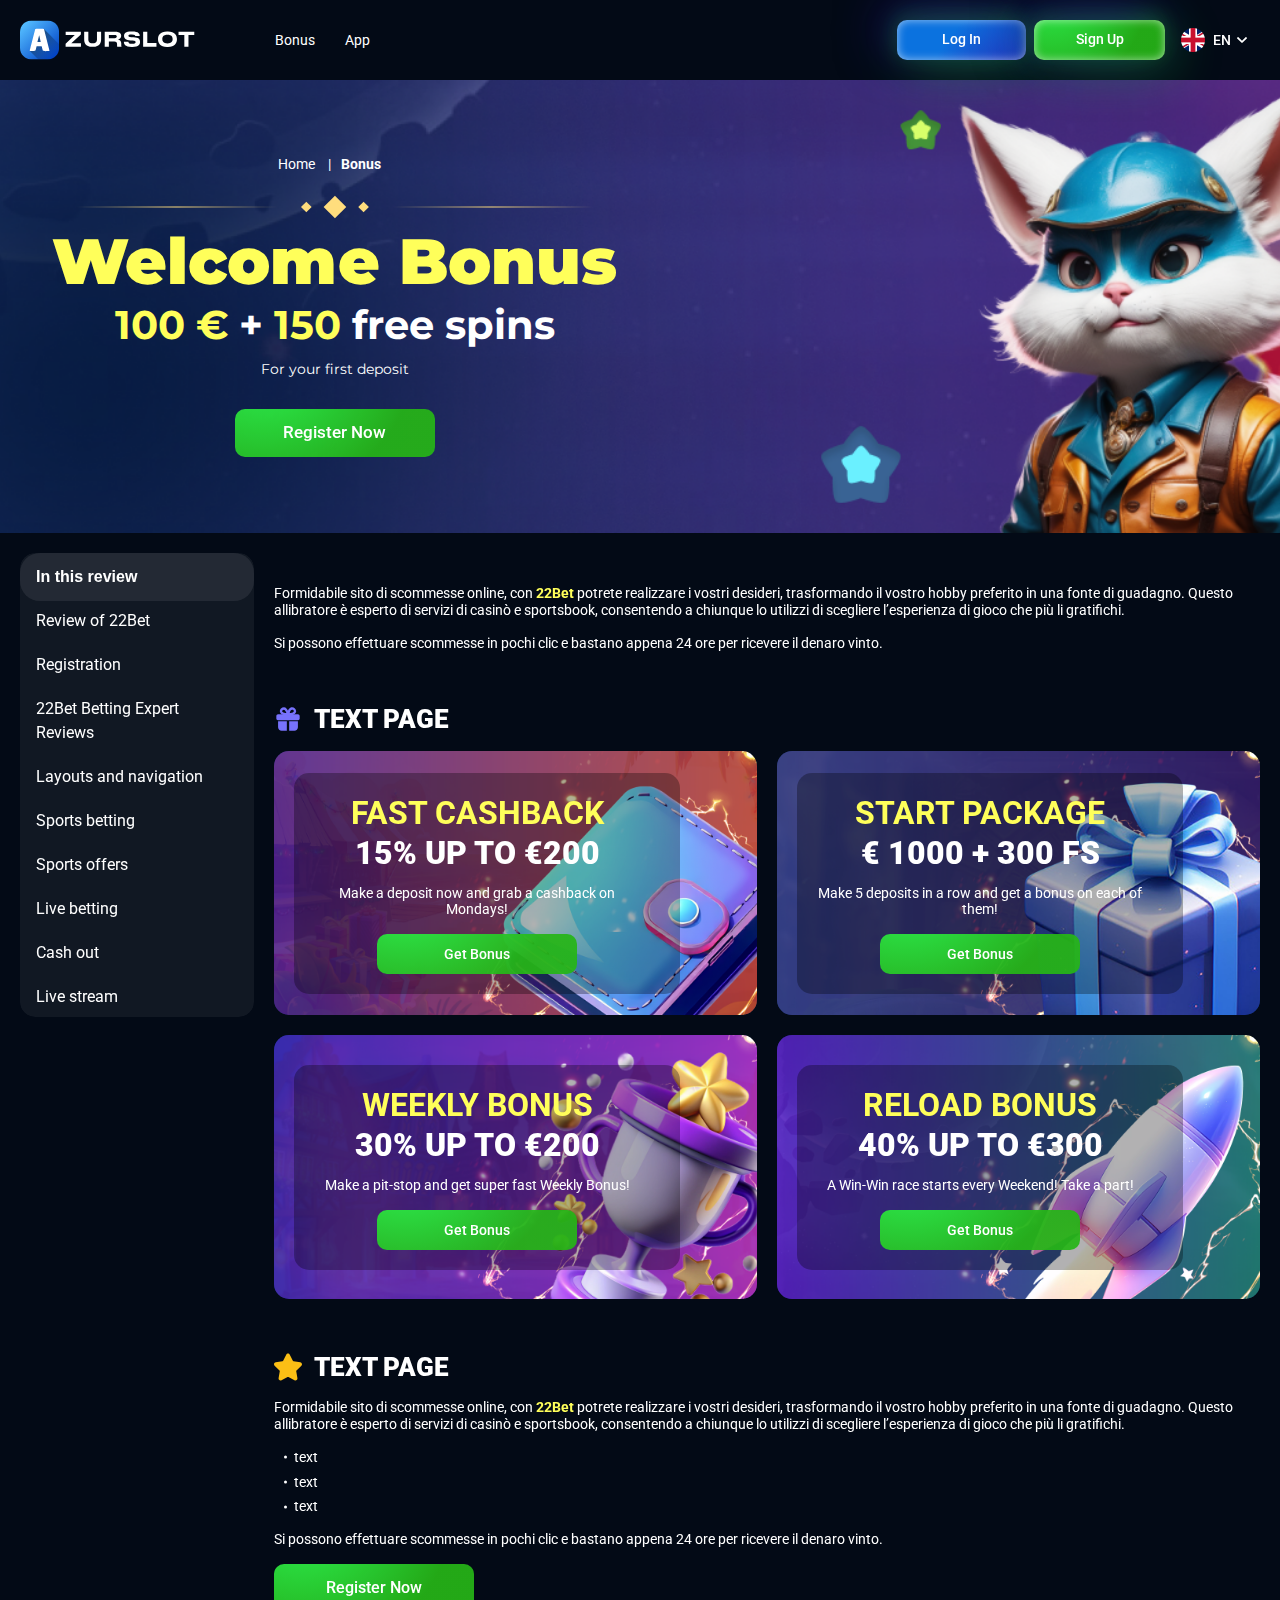
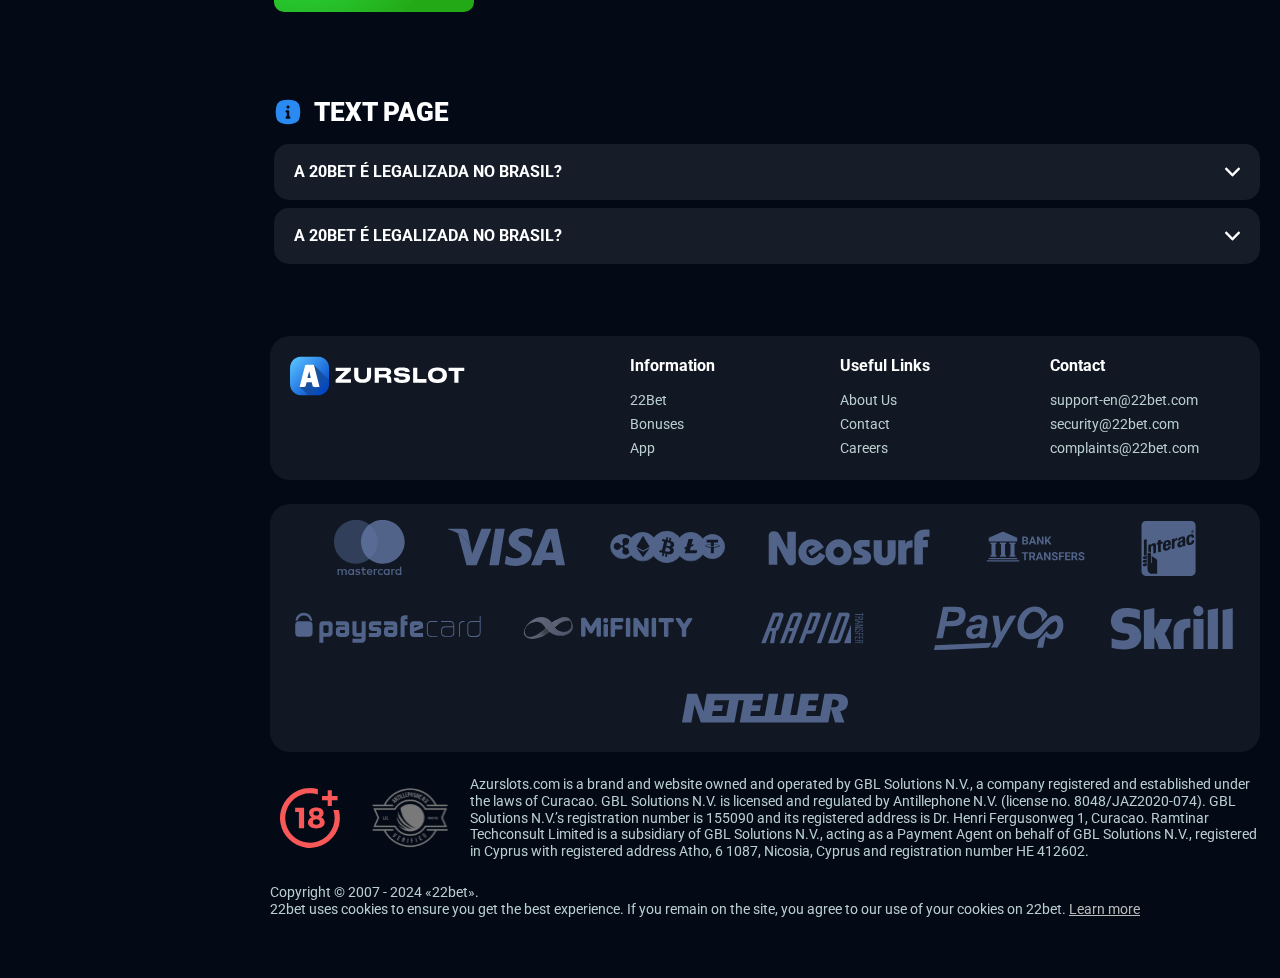
<file: bonus.html>
<!DOCTYPE html>
<html lang="en">
  <head>
    <meta charset="UTF-8" />
    <meta name="viewport" content="width=device-width, initial-scale=1.0" />
    <title>Welcome Bonus !</title>
    <meta name="description" content="" />
    <meta property="og:site_name" content="" />
    <meta property="og:title" content="" />
    <meta property="og:type" content="website" />
    <meta property="og:url" content="http://azurslots.online/" />
    <meta property="og:image" content />
    <meta property="og:image:alt" content />
    <meta property="og:locale" content="en" />
    <meta property="og:description" content="" />
    <link rel="preconnect" href="https://fonts.googleapis.com" />
    <link rel="preconnect" href="https://fonts.gstatic.com" crossorigin />
    <link
      href="https://fonts.googleapis.com/css2?family=Roboto:wght@400;500;700&family=Montserrat:wght@100;200;300;400;500;600;700;800;900&display=swap"
      rel="stylesheet"
    />

    <link rel="stylesheet" href="./css/reset.css" />
    <link rel="stylesheet" href="./css/main.css" />
    <link rel="stylesheet" href="./css/media.css" />
    <link rel="icon" href="./images/favicon.png" type="image/x-icon" />
    <script
      src="https://code.jquery.com/jquery-3.6.1.min.js"
      integrity="sha256-o88AwQnZB+VDvE9tvIXrMQaPlFFSUTR+nldQm1LuPXQ="
      crossorigin="anonymous"
    ></script>
  </head>
  <body>
    <header class="header">
      <section class="content header__content">
        <a href="#" class="logo header__logo"
          ><img src="./images/logo.svg" alt="logo" title=""
        /></a>
        <button class="header__btn-menu">
          <svg
            width="16px"
            height="16px"
            viewBox="0 0 16 16"
            xmlns="http://www.w3.org/2000/svg"
          >
            <rect y="0" width="16" height="3" rx="1.5"></rect>
            <rect y="6.5" width="16" height="3" rx="1.5"></rect>
            <rect y="13" width="16" height="3" rx="1.5"></rect>
          </svg>
        </button>
        <nav class="menu header__menu">
          <ul class="header__menu-list">
            <li><a href="#">Bonus</a></li>
            <li><a href="#">App</a></li>
          </ul>
          <div class="header__btn">
            <a
              href="#"
              class="header__button header__button-login header__btn-login"
              >Log In
            </a>
            <a
              href="#"
              class="header__button header__button-signin header__btn-signin"
              >Sign Up</a
            >
          </div>
        </nav>
        <a href="#" class="header__button header__button-login">Log In</a>
        <a href="#" class="header__button header__button-signin">Sign Up</a>

        <div class="header__language">
          <div class="header__flag-wrap">
            <a class="header__country" href="#">
              <span><img src="./images/flag.png" alt=" Flag" title /></span>
              <span>en</span>
            </a>
          </div>
          <div class="header__flag-menu">
            <ul>
              <li>
                <a href="#" class="header__flag-link">
                  <span>
                    <img src="./images/flag-de.png" alt="flag" title />
                  </span>
                  <span>de</span>
                </a>
              </li>
              <li>
                <a href="#" class="header__flag-link">
                  <span>
                    <img src="./images/flag-gr.png" alt="flag" title />
                  </span>
                  <span>gr</span>
                </a>
              </li>
              <li>
                <a href="#" class="header__flag-link">
                  <span>
                    <img src="./images/flag-it.png" alt="flag" title />
                  </span>
                  <span>it</span>
                </a>
              </li>
              <li>
                <a href="#" class="header__flag-link">
                  <span>
                    <img src="./images/flag-es.png" alt="flag" title />
                  </span>
                  <span>es</span>
                </a>
              </li>

              <li>
                <a href="#" class="header__flag-link">
                  <span>
                    <img src="./images/flag-pt.png" alt="flag" title />
                  </span>
                  <span>pt</span>
                </a>
              </li>
            </ul>
          </div>
        </div>
      </section>
    </header>
    <section class="hero hero__page">
      <div class="background hero__background hero__background-page">
        <img src="./images/bonus/bg-bonus.png" alt="hero" title />
      </div>

      <div class="hero__data hero__data-page">
        <ul
          class="breadcrumbs"
          itemscope
          itemtype="https://schema.org/BreadcrumbList"
        >
          <li
            itemprop="itemListElement"
            itemscope
            itemtype="https://schema.org/ListItem"
          >
            <a href="#" itemprop="item"> <span itemprop="name">Home</span></a>
            <meta itemprop="position" content="1" />
          </li>
          <li
            itemprop="itemListElement"
            itemscope
            itemtype="https://schema.org/ListItem"
          >
            <a href="#" itemprop="item"> <span itemprop="name">Bonus</span></a>
            <meta itemprop="position" content="2" />
          </li>
        </ul>
        <h1 class="title general hero__title">
          Welcome Bonus
          <strong> 100 € <span> + </span>150 <span>free spins </span></strong>
        </h1>
        <p class="hero__text">For your first deposit</p>

        <a href="#" class="button hero__button">Register Now</a>
      </div>
    </section>
    <main class="main main-page">
      <aside class="sidebar-wrapper">
        <section class="content sidebar">
          <div class="sidebar__navigation">
            <button class="sidebar__links-button">In this review</button>
            <div class="sidebar__links">
              <ul class="sidebar__links-list">
                <li><a href="#" title>Review of 22Bet</a></li>
                <li><a href="#" title>Registration</a></li>
                <li><a href="#" title>22Bet Betting Expert Reviews</a></li>
                <li><a href="#" title>Layouts and navigation</a></li>
                <li><a href="#" title>Sports betting</a></li>
                <li><a href="#" title>Sports offers</a></li>
                <li><a href="#" title>Live betting</a></li>
                <li><a href="#" title>Cash out</a></li>
                <li><a href="#" title>Live stream</a></li>
              </ul>
            </div>
          </div>
        </section>
      </aside>

      <section class="content__wrapper">
        <section class="content page-nav">
          <div class="page-nav-button sidebar__links-button">
            In this review
          </div>
          <ul class="page-nav-list sidebar__links-list">
            <li><a href="#" title>Review of 22Bet</a></li>
            <li><a href="#" title>Registration</a></li>
            <li><a href="#" title>22Bet Betting Expert Reviews</a></li>
            <li><a href="#" title>Layouts and navigation</a></li>
            <li><a href="#" title>Sports betting</a></li>
            <li><a href="#" title>Sports offers</a></li>
            <li><a href="#" title>Live betting</a></li>
            <li><a href="#" title>Cash out</a></li>
            <li><a href="#" title>Live stream</a></li>
          </ul>
        </section>
        <section class="content article">
          <p>
            Formidabile sito di scommesse online, con
            <a href="#" class="article__link">22Bet</a> potrete realizzare i
            vostri desideri, trasformando il vostro hobby preferito in una fonte
            di guadagno. Questo allibratore è esperto di servizi di casinò e
            sportsbook, consentendo a chiunque lo utilizzi di scegliere
            l’esperienza di gioco che più li gratifichi.
          </p>

          <p>
            Si possono effettuare scommesse in pochi clic e bastano appena 24
            ore per ricevere il denaro vinto.
          </p>
        </section>
        <section class="content bonuses">
          <h2 class="title high bonus__title">Text page</h2>
          <ul class="bonuses__list">
            <li class="bonuses__item">
              <div class="bonuses__img">
                <img src="./images/bonus/banner-bonus1.png" alt="" title="" />
              </div>
              <div class="bonuses__desc">
                <div>
                  <h2 class="title high bonuses__title">
                    FAST CASHBACK
                    <strong>15% UP TO €200 </strong>
                  </h2>
                  <p>Make a deposit now and grab a cashback on Mondays!</p>
                </div>

                <div class="bonuses__buttons">
                  <a href="#" class="button bonuses__button">Get Bonus</a>
                </div>
              </div>
            </li>
            <li class="bonuses__item">
              <div class="bonuses__img">
                <img src="./images/bonus/banner-bonus2.png" alt="" title="" />
              </div>
              <div class="bonuses__desc">
                <div>
                  <h2 class="title high bonuses__title">
                    START PACKAGE
                    <strong>€ 1000 + 300 FS</strong>
                  </h2>
                  <p>
                    Make 5 deposits in a row and get a bonus on each of them!
                  </p>
                </div>

                <div class="bonuses__buttons">
                  <a href="#" class="button bonuses__button">Get Bonus</a>
                </div>
              </div>
            </li>
            <li class="bonuses__item">
              <div class="bonuses__img">
                <img src="./images/bonus/banner-bonus3.png" alt="" title="" />
              </div>
              <div class="bonuses__desc">
                <div>
                  <h2 class="title high bonuses__title">
                    WEEKLY BONUS
                    <strong>30% UP TO €200 </strong>
                  </h2>
                  <p>Make a pit-stop and get super fast Weekly Bonus!</p>
                </div>

                <div class="bonuses__buttons">
                  <a href="#" class="button bonuses__button">Get Bonus</a>
                </div>
              </div>
            </li>
            <li class="bonuses__item">
              <div class="bonuses__img">
                <img src="./images/bonus/banner-bonus4.png" alt="" title="" />
              </div>
              <div class="bonuses__desc">
                <div>
                  <h2 class="title high bonuses__title">
                    RELOAD BONUS
                    <strong>40% UP TO €300</strong>
                  </h2>
                  <p>A Win-Win race starts every Weekend! Take a part!</p>
                </div>
                <div class="bonuses__buttons">
                  <a href="#" class="button bonuses__button">Get Bonus</a>
                </div>
              </div>
            </li>
          </ul>
        </section>
        <section class="content article">
          <h2 class="article__title article__title-star high title">
            Text page
          </h2>
          <p>
            Formidabile sito di scommesse online, con
            <a href="#" class="article__link">22Bet</a> potrete realizzare i
            vostri desideri, trasformando il vostro hobby preferito in una fonte
            di guadagno. Questo allibratore è esperto di servizi di casinò e
            sportsbook, consentendo a chiunque lo utilizzi di scegliere
            l’esperienza di gioco che più li gratifichi.
          </p>

          <ul>
            <li>text</li>
            <li>text</li>
            <li>text</li>
          </ul>
          <p>
            Si possono effettuare scommesse in pochi clic e bastano appena 24
            ore per ricevere il denaro vinto.
          </p>

          <a href="#" class="button article__button article__button-page"
            >Register Now</a
          >
        </section>
        <section class="content faq">
          <h2 class="title high faq__title">Text page</h2>
          <ul class="faq__list" itemscope itemtype="https://schema.org/FAQPage">
            <li
              class="faq__item"
              itemscope
              itemprop="mainEntity"
              itemtype="https://schema.org/Question"
            >
              <h3
                class="title medium faq__subtitle js-button-expander"
                itemprop="name"
              >
                A 20Bet é legalizada no Brasil?
              </h3>
              <div
                class="faq__answer js-expand-content"
                itemscope
                itemprop="acceptedAnswer"
                itemtype="https://schema.org/Answer"
              >
                <p itemprop="text">
                  O pacote especial para novos usuários da 20Bet paga 100% sobre
                  o primeiro depósito, com limite de 600 BRL.
                </p>
              </div>
            </li>
            <li
              class="faq__item"
              itemscope
              itemprop="mainEntity"
              itemtype="https://schema.org/Question"
            >
              <h3
                class="title medium faq__subtitle js-button-expander"
                itemprop="name"
              >
                A 20Bet é legalizada no Brasil?
              </h3>
              <div
                class="faq__answer js-expand-content"
                itemscope
                itemprop="acceptedAnswer"
                itemtype="https://schema.org/Answer"
              >
                <p itemprop="text">
                  O pacote especial para novos usuários da 20Bet paga 100% sobre
                  o primeiro depósito, com limite de 600 BRL.
                </p>
              </div>
            </li>
          </ul>
        </section>
      </section>
    </main>
    <footer class="footer">
      <section class="content footer__content">
        <div class="footer__wrapper">
          <div class="footer__logo-wrap">
            <a href="./index.html" class="logo footer__logo"
              ><img src="./images/logo.svg" alt="logo" title=""
            /></a>
          </div>
          <ul class="footer__menu">
            <li>
              <div>Information</div>
              <ul class="footer__info">
                <li><a href="#">22Bet </a></li>
                <li><a href="#">Bonuses</a></li>
                <li><a href="#">App </a></li>
              </ul>
            </li>

            <li>
              <div>Useful Links</div>
              <ul class="footer__info">
                <li><a href="#">About Us</a></li>
                <li><a href="#">Contact</a></li>
                <li><a href="#">Careers</a></li>
              </ul>
            </li>
            <li>
              <div>Contact</div>
              <ul class="footer__info">
                <li>
                  <a href="mailto:support-en@22bet.com">support-en@22bet.com</a>
                </li>
                <li>
                  <a href="mailto:security@22bet.com">security@22bet.com</a>
                </li>
                <li>
                  <a href="mailto:complaints@22bet.com">complaints@22bet.com</a>
                </li>
              </ul>
            </li>
          </ul>
        </div>

        <div class="footer__cards-pay">
          <ul class="footer__cards-pay-first">
            <li>
              <a href="#"
                ><img src="./images/footer-pay/mastercard.svg" alt="pay" title
              /></a>
            </li>
            <li>
              <a href="#"
                ><img src="./images/footer-pay/visa.svg" alt="pay" title
              /></a>
            </li>
            <li>
              <a href="#"
                ><img src="./images/footer-pay/crypto.svg" alt="pay" title
              /></a>
            </li>
            <li>
              <a href="#"
                ><img src="./images/footer-pay/neosurf.svg" alt="pay" title
              /></a>
            </li>
            <li>
              <a href="#"
                ><img
                  src="./images/footer-pay/bank-transfers.svg"
                  alt="pay"
                  title
              /></a>
            </li>
            <li>
              <a href="#"
                ><img src="./images/footer-pay/interac.svg" alt="pay" title
              /></a>
            </li>
            <li>
              <a href="#"
                ><img src="./images/footer-pay/paysafecard.svg" alt="pay" title
              /></a>
            </li>
            <li>
              <a href="#"
                ><img
                  class="footer__cards-pay-img"
                  src="./images/footer-pay/mifinity.svg"
                  alt="pay"
                  title
              /></a>
            </li>
            <li>
              <a href="#"
                ><img
                  class="footer__cards-pay-img"
                  src="./images/footer-pay/rapid.svg"
                  alt="pay"
                  title
              /></a>
            </li>
            <li>
              <a href="#"
                ><img
                  class="footer__cards-pay-img"
                  src="./images/footer-pay/payOp.svg"
                  alt="pay"
                  title
              /></a>
            </li>
            <li>
              <a href="#"
                ><img
                  class="footer__cards-pay-img"
                  src="./images/footer-pay/skrill.svg"
                  alt="pay"
                  title
              /></a>
            </li>
            <li>
              <a href="#"
                ><img
                  class="footer__cards-pay-img"
                  src="./images/footer-pay/neteller.svg"
                  alt="pay"
                  title
              /></a>
            </li>
          </ul>
        </div>
        <div class="footer__text">
          <div class="footer__img">
            <img src="./images/age.svg" alt="age" title />
            <img src="./images/footer-frame.svg" alt="frame" title />
          </div>
          <p>
            Azurslots.com is a brand and website owned and operated by GBL
            Solutions N.V., a company registered and established under the laws
            of Curacao. GBL Solutions N.V. is licensed and regulated by
            Antillephone N.V. (license no. 8048/JAZ2020-074). GBL Solutions
            N.V.’s registration number is 155090 and its registered address is
            Dr. Henri Fergusonweg 1, Curacao. Ramtinar Techconsult Limited is a
            subsidiary of GBL Solutions N.V., acting as a Payment Agent on
            behalf of GBL Solutions N.V., registered in Cyprus with registered
            address Atho, 6 1087, Nicosia, Cyprus and registration number ΗΕ
            412602.
          </p>
        </div>
        <div class="footer__copy">
          <p>Copyright &copy; 2007 - 2024 «22bet».</p>
          <p>
            22bet uses cookies to ensure you get the best experience. If you
            remain on the site, you agree to our use of your cookies on 22bet.
            <a href="" class="footer__link">Learn more</a>
          </p>
        </div>
      </section>
    </footer>
    <script src="./js/sidebar.js" defer></script>
    <script src="./js/expander.js" defer></script>
    <script src="./js/mobile-menu.js" defer></script>
    <script src="./js/flag.js" defer></script>
  </body>
</html>
</file>
<file: css/main.css>
html {
  scroll-behavior: smooth;
  text-size-adjust: 100%;
  box-sizing: border-box;
}

body {
  display: block;
  position: relative;
  width: 100%;
  background: #030a16;
  font-family: "Roboto", sans-serif;
  font-size: 14px;
  font-weight: 400;
  line-height: 120%;
  text-align: left;
  color: #ffffff;
  overflow-x: hidden;
}

body.no-scroll {
  overflow: hidden;
}

.content {
  display: block;
  position: relative;
  width: 100%;
  max-width: 1163px;
  max-width: 1400px;
  /* overflow: hidden; */
  border-radius: 15px;
  background: transparent;
  padding: 32px 0;
  margin: 0 auto 20px auto;
}

h1,
h2,
h3,
h4,
.title {
  display: block;
  position: relative;
  font-size: 64px;
  font-weight: 900;
  line-height: 72px;
  text-align: center;
  color: #ffff5a;
}

h1 {
  font-family: "Montserrat", sans-serif;
}

h2,
.title.high {
  display: flex;
  justify-content: left;
  align-items: center;
  font-size: 26px;
  line-height: 32px;
  font-weight: 900;
  color: #ffffff;
  text-align: center;
  text-transform: uppercase;
  margin-bottom: 16px;
}

h3,
title.medium {
  font-size: 16px;
  font-weight: 900;
  line-height: 24px;
  text-align: left;
  color: #ffffff;
  text-transform: uppercase;
}
h4,
title.mini {
  font-size: 28px;
  font-weight: 700;
  line-height: 32px;
  text-align: center;
  color: #ffffff;
}

article > *,
.article > *,
.desk > * {
  margin-top: 16px;
}

article > *:first-child,
.article > *:first-child,
.desk > *:first-child {
  margin-top: 0 !important;
}

article > h2,
.article > h2,
.desk > h2 {
  margin-top: 32px;
}

article > h3,
.article > h3,
.desk > h3 {
  margin-top: 16px;
}
article > h4,
.article > h4,
.desk > h4 {
  margin-top: 16px;
}

.button {
  position: relative;
  width: 200px;
  height: 48px;

  background: radial-gradient(
    73.75% 264.58% at 14.25% -86.46%,
    #2df151 0%,
    rgba(38, 181, 23, 0.93) 100%
  );

  border-radius: 10px;
  overflow: hidden;
  font-size: 17px;
  font-weight: 500;
  line-height: 100%;
  text-align: center;
  text-decoration: none;
  text-transform: capitalize;
  color: #ffffff;
  white-space: nowrap;
  cursor: pointer;
  padding: 15px 40px;
  margin: 0 auto;
  transition: all 0.5s;
  /* background: linear-gradient(0deg,  #16A302 ,   #00BCB1 ); */
}

.button:hover {
  transform: scale(1.1);
}

.header__button {
  position: relative;
  min-width: 131px;
  height: 40px;
  font-size: 14px;
  font-weight: 500;
  line-height: 100%;
  text-align: center;
  text-decoration: none;
  text-transform: capitalize;

  white-space: nowrap;
  color: #ffffff;
  cursor: pointer;
  background: radial-gradient(
      73.75% 264.58% at 14.25% -86.46%,
      #2df151 0%,
      rgba(38, 181, 23, 0.93) 100%
    )
    /* warning: gradient uses a rotation that is not supported by CSS and may not behave as expected */;

  box-shadow: 10px 20px 80px 0 rgba(30, 233, 50, 0.3),
    -10px -20px 50px 0 rgba(30, 233, 50, 0.3),
    inset 0 0 10px 0 rgba(255, 255, 255, 0.6);
  box-shadow: 10px 10px 50px 0px #1ee9324d, -10px -10px 50px 0px #1b0c71,
    -2px -6px 20px 0px #1ee9324d, 0px 0px 10px 0px #ffffff99 inset;
  border-radius: 10px;
  overflow: hidden;
  padding: 12px 30px;
  margin: 0 auto;
}

.header__button-signin {
  margin-right: 8px;
  margin-left: 0;
  transition: all 0.5s;
}

.header__button-login {
  background: radial-gradient(
      71.88% 278.12% at 92.71% 230.47%,
      #3019b0 0%,
      #0b72df 100%
    )
    /* warning: gradient uses a rotation that is not supported by CSS and may not behave as expected */;

  min-width: 129px;
  margin-left: auto;
  margin-right: 8px;
}

.header__button:hover {
  transform: scale(1.05);
}

.header,
.main,
.footer {
  display: flex;
  position: relative;
  justify-content: space-between;
  align-items: center;
  width: 100%;
  max-width: 1600px;
  padding: 20px;
  margin: 0 auto;
}

.background,
.hero__background {
  display: block;
  position: absolute;
  bottom: 0;
  left: 0;
  height: 100%;
  width: 100%;
  overflow: hidden;
}

.background img,
.hero__background img {
  position: relative;
  display: block;
  width: 100%;
  height: 100%;
  object-fit: cover;
}
.images img {
  border-radius: 20px;
  width: 100%;
  height: 100%;
  overflow: hidden;
}

/* -------------------HEADER---------------- */

.header {
  position: fixed;
  top: 0;
  left: 0;
  right: 0;
  background: #030a16;
  padding: 0;
  z-index: 100;
  max-width: 100%;
}

.header__content {
  display: flex;
  align-items: center;
  flex-direction: row;
  max-width: 1600px;
  max-height: 80px;
  border-radius: 0;
  background: #030a16;
  padding: 20px;
  margin-bottom: 0;
}

.logo {
  display: block;
  position: relative;
  flex: 0 0 179px;
  margin-right: 61px;
  padding: 20px 0;
  transition: all 0.5s;
}

.logo:hover {
  transform: scale(1.2);
}

.logo img {
  display: block;
  position: relative;
  width: auto;
  max-height: 40px;
}

.header__menu {
  display: flex;
  white-space: nowrap;
  max-height: calc(100vh - 60px);
  overflow-y: auto;
}

.header__menu-list {
  display: flex;
  flex: 1 1 auto;
  flex-direction: row;
  justify-content: center;
  align-items: center;
  white-space: nowrap;

  border-radius: 20px;
}

.header__menu-list li {
  display: block;
  text-align: left;
  padding: 0 15px;
  transition: all 0.5s;
}

.header__menu-list li a {
  display: block;
  color: #ffffff;
  font-weight: 500;
  padding: 10px 0;
}

.header__menu li a:hover {
  color: #00b25b;
}
.header__country {
  display: flex;
  align-items: center;
  gap: 8px;
  border-radius: 20px;
  padding: 8px 29px 8px 8px;

  margin-left: auto;
}

.header__country::after {
  content: "";
  position: absolute;
  display: block;
  width: 16px;
  height: 16px;
  top: 50%;
  transform: translateY(-50%);
  right: 10px;
  background: url(../images/arrowDown-menu.svg) no-repeat center center /
    contain;
  transition: transform 0.3s ease-in-out;
}

.header__country.active::after {
  transform: translateY(-50%) rotate(-180deg);
}

.header__country span:last-child {
  color: #ffffff;
  font-weight: 500;
  font-size: 14px;
  line-height: 100%;
  text-transform: uppercase;
}

.header__country img,
.header__flag-link img {
  width: 24px;
  height: 24px;
  vertical-align: middle;
}

.header__menu-list li {
  display: block;
  text-align: left;
  transition: all 0.5s;
}

.header__menu-list li a {
  display: block;
  color: #ffffff;
  font-weight: 400;
  padding: 10px 0;
}

.header__menu li a:hover {
  color: #18c214;
}

.sidebar__country span {
  display: inline-block;
}

.sidebar__country-menu img {
  width: 24px;
  height: 24px;
  vertical-align: middle;
  margin-right: 10px;
}

.header__country.active {
  border-bottom-right-radius: 0;
  border-bottom-left-radius: 0;
}

.header__flag-wrap {
  border-radius: 20px;
}

.header__country.active {
  border-radius: 20px;
}

.header__flag-menu {
  display: none;
  position: absolute;
  top: 67px;
  right: 23px;
  height: auto;
  border-bottom-right-radius: 12px;
  border-bottom-left-radius: 12px;
  border-top-right-radius: 12px;
  border-top-left-radius: 12px;
  background: #292f39;
  padding: 8px 0;
  z-index: 9999;
}

.header__flag-link {
  display: flex;
  flex-direction: row;
  align-items: center;
  justify-content: flex-start;
  padding: 8px 16px;
  gap: 9px;
}
.header__flag-menu.active {
  display: block;
}

/* .header__flag-menu ul li + li {
  margin-top: 8px;
} */

.header__flag-link:last-child span {
  font-weight: 500;
  color: #ffffff;
  text-transform: uppercase;
}

.header__btn {
  display: none;
}
/* -------------- header__btn-menu-----------*/

.header__btn-menu {
  display: block;
  flex: 0 1 auto;
  min-width: 0;
  background: #ffffff1a;

  border: 1px solid #ffffff;
  padding: 12px;
  order: 3;
  transition: all 0.5s;
}

svg {
  position: relative;
  fill: #ffffff;
  line-height: 1;
  vertical-align: 1;
}

.header__btn-menu {
  display: none;
}

/* -------------main------------- */
.main {
  padding-top: 100px;
  padding-bottom: 0;
}

.content__wrapper {
  display: block;
  position: relative;
  flex: 1 1 100%;
  margin-left: 20px;
}

/* -------------sidebar--------- */

.sidebar-wrapper {
  display: block;
  position: relative;
  align-self: stretch;
  flex: 0 0 234px;
}
.sidebar {
  position: sticky;

  top: 87px;
  bottom: 20px;
  padding: 0px;
  overflow-y: auto;

  max-height: calc(100vh - 100px);
}

.sidebar::-webkit-scrollbar {
  display: none;
}

.sidebar__menu ul li a {
  display: block;
  position: relative;
  color: #ffffff;
  transition: all 0.5s;
  display: flex;
  align-items: center;
  transition: all 0.5s;
}

.sidebar__menu ul li a img {
  /* filter: brightness(0) invert(1); */
}

.sidebar__menu ul li:hover a img {
  filter: invert(84%) sepia(100%) saturate(500%) hue-rotate(0deg)
    brightness(500%);
}

.sidebar__menu ul li:hover a {
  color: #ffff5a;
}

/*  */

.sidebar__menu {
  border-radius: 15px;

  background: #ffffff0f;

  margin-bottom: 16px;
}

.sidebar__menu ul li {
  display: flex;
  align-items: center;
  padding: 8px 16px;
  transition: all 0.5s;
}

.sidebar__menu ul li + li {
  margin-top: 10px;
}
.sidebar__menu li a img {
  position: relative;
  min-width: 24px;
  min-height: 24px;
  margin: auto;
  margin-right: 12px;
  vertical-align: middle;
}

.icon-blur {
  position: relative;
  display: flex;
  align-items: center;
  width: 40px;
  height: 40px;
}

.icon-blur span {
  position: absolute;
  top: 0px;
  left: -4px;
  width: 100%;
  height: 100%;
  filter: blur(5px);
  background: #16a3025e;
  z-index: 0;
  border-radius: 50%;
}

.sidebar__menu li:nth-child(2) a .icon-blur span {
  background: #0855c95e;
}
.sidebar__menu li:nth-child(3) a .icon-blur span {
  background: #de941d5e;
}
.sidebar__menu li:nth-child(4) a .icon-blur span {
  background: #ff070b5e;
}
video.sidebar__menu li:nth-child(5) a .icon-blur span {
  background: #f2f2925e;
}
.sidebar__menu li:nth-child(6) a .icon-blur span {
  background: #c031cd5e;
}
.sidebar__menu li:nth-child(7) a .icon-blur span {
  background: #22c21a5e;
}

.sidebar__links-button,
.sidebar__links-menu {
  position: relative;
  font-size: 16px;
  font-weight: 700;
  line-height: 24px;
  color: #ffffff;
  text-align: left;
  background: none;

  white-space: normal;
  width: 100%;
  padding-right: 70px;
  background: #ffffff14;
  border-radius: 20px;
  padding: 12px 16px;
  transition: all 0.5s;
}

/* .sidebar__links-button.active {
  margin-bottom: 16px;
} */

.sidebar__navigation {
  border-radius: 15px;
  background: #ffffff0f;
}

.page-nav-button::after {
  content: "";
  display: block;
  position: absolute;
  right: 16px;
  top: 50%;
  transform: translateY(-50%);
  width: 11px;
  height: 11px;
  background: url(../images/faq-arrowDown.svg) no-repeat center center / contain;
  transition: transform 0.3s ease-in-out;
}

.page-nav-button.active::after {
  transform: translateY(-50%) rotate(180deg);
}

.sidebar__links-list li a {
  position: relative;
  display: block;
  color: #ffffff;
  font-size: 16px;
  line-height: 24px;
  padding: 8px 16px;
  transition: all 0.5s;
}

.sidebar__links-list.active {
  display: block;
}

.sidebar__links-list li a:hover {
  color: #ffff5a;
  font-weight: 700;
}

.sidebar__links-list {
  display: block;
  max-height: 100vh;
  /* margin-top: 8px; */
}

.sidebar__links-list li + li {
  padding-top: 4px;
}

.page-nav-button {
  margin-bottom: 0;
  cursor: pointer;
}

.sidebar__links-list,
.page-nav-list {
  overflow: hidden;
  max-height: 0;
  transition: max-height 0.5s ease;
}

.sidebar__links-list.active,
.page-nav-list.active {
  display: block;
  max-height: 1000px;
  /* padding: 8px 0; */
}

/* .page-nav-list.active {
  margin-top: 20px;
} */

.page-nav {
  display: none;
  padding: 0;
  background: #ffffff0f;
}

/* -----------hero------ */

.hero {
  display: flex;
  justify-content: left;
  align-items: center;
  min-height: 453px;
  height: 453px;
  padding: 0;
  border-radius: 20px;
  padding: 30px 20px;
  overflow: hidden;
}

.hero__data {
  display: flex;
  flex-direction: column;
  justify-content: center;
  position: relative;

  border-radius: 20px;
  padding: 32px;
}

.hero__title {
  position: relative;
  display: flex;
  flex-direction: column;
  text-align: center;
  padding-top: 40px;
  margin-bottom: 16px;
}

.hero__title::before {
  content: "";
  display: block;
  position: absolute;
  top: 10px;
  left: 50%;
  width: 100%;
  max-width: 516px;
  min-width: 200px;
  height: 24px;
  transform: translateX(-50%);
  background: url(../images/before-h1.svg) no-repeat center center / contain;
}
.hero__title strong {
  font-size: 40px;
  line-height: 100%;
  font-weight: 700;
  margin-top: 8px;
}

.hero__title strong span {
  color: #ffffff;
}

.hero__rating {
  display: flex;
  justify-content: center;
  align-items: center;
  margin-bottom: 16px;
  font-size: 16px;
  line-height: 24px;
  font-weight: 400;
  color: #ffffff;
}

.hero__rating p {
  margin-right: 16px;
  text-transform: capitalize;
}
.hero__rating span {
  display: flex;
  align-items: center;
  gap: 4px;
}

.hero__text {
  font-family: "Montserrat", sans-serif;
  margin-bottom: 32px;
  text-align: center;
  color: #ffffff;
}
.hero__button {
  margin-left: auto;
  z-index: 3;
}
/* -------------article--------------- */

.article .article__subtitle {
  justify-content: start;
  font-size: 20px;
  line-height: 32px;
  color: #ffffff;
  padding: 0;
  margin: 16px 0 0 0;
  text-decoration: none;
}

.article__button,
.ratings__button {
  display: flex;
  justify-content: center;
  align-items: center;

  font-size: 16px;
  line-height: 20px;
  text-transform: none;
  margin-top: 16px;
  margin-right: auto;
  margin-left: 0;
}

.article__button:hover,
.ratings__button:hover {
  transform: none;
  background: radial-gradient(
      71.88% 278.12% at 92.71% 230.47%,
      #3019b0 0%,
      #0b72df 100%
    )
    /* warning: gradient uses a rotation that is not supported by CSS and may not behave as expected */;
}

.article ul li {
  position: relative;
  padding-left: 20px;
}

.article ul li::before {
  content: "";
  position: absolute;
  display: block;
  width: 3px;
  height: 3px;
  border-radius: 50%;
  top: 50%;
  transform: translateY(-50%);
  left: 10px;
  background: #ffffff;
}

/* для нумерованного списка */

.article ol {
  counter-reset: ol;
  position: relative;
}

.article ol li {
  counter-increment: ol;
  position: relative;
  padding-left: 20px;
}

.article ol li::before {
  content: counter(ol) ".";
  display: inline-block;
  position: absolute;
  font: inherit;
  font-weight: 700;
  color: inherit;
  left: 0;
  top: 50%;
  transform: translateY(-50%);
}
/*  */

.article ul {
  display: flex;
  flex-direction: column;
  gap: 8px;
}

/* ------about----------- */

table {
  width: 100%;
  display: flex;

  gap: 20px;
}
.about__group {
  display: flex;
  flex-direction: column;
  width: 100%;
  gap: 4px;
}

.about__group tr {
  display: flex;
  position: relative;
  background: #ffffff14;

  border-radius: 15px;
  justify-content: center;
  text-align: left;

  border-radius: 15px;

  gap: 8px;
}

.features ul li,
.about__group tr {
  padding: 12px 20px;
}

table td:first-child {
  font-weight: 700;
  width: 50%;
  text-transform: uppercase;
  padding-right: 5px;
}
table td:last-child {
  width: 50%;
}

/* ------------features------ */

.features__info {
  display: flex;
  position: relative;
  width: 100%;
  height: auto;
  gap: 20px;
}
.features__list {
  width: 100%;

  border-radius: 15px;
  display: flex;
  gap: 20px;
  justify-content: space-between;
}

.features__info ul li {
  display: flex;
  align-items: center;
  background: #ffffff14;

  border-radius: 15px;
  padding: 12px 20px 12px 60px;
}

.features__info ul li::before {
  content: "";
  display: block;
  position: absolute;
  min-width: 24px;
  height: 24px;
  left: 20px;
  background: url(../images/main/features-icon.svg) no-repeat center center /
    contain;
}

.features__list .banner__features {
  margin-bottom: 0;
  height: auto;
  /* padding: 20px; */
}

.features__info ul {
  display: flex;
  flex-direction: column;
  gap: 4px;
}

.about__title,
.article__title,
.article__title-star,
.article__title-cube,
.article__title-roulette,
.ratings__title,
.faq__title,
.bonus__title,
.features__title-jackpot {
  padding-left: 40px;
}

.about__title::before,
.article__title::before,
.article__title-star::before,
.article__title-cube::before,
.article__title-roulette::before,
.ratings__title::before,
.faq__title::before,
.bonus__title::before,
.features__title-jackpot::before {
  content: "";
  display: block;

  position: absolute;
  left: 0;
  width: 28px;
  height: 28px;
  background: url(../images/before-features.svg) no-repeat center center /
    contain;
}

.article__title::before {
  background: url(../images/before-article1.svg) no-repeat center center /
    contain;
}
.article__title-star::before {
  background: url(../images/before-article2.svg) no-repeat center center /
    contain;
}

.article__title-cube::before {
  background: url(../images/before-article3.svg) no-repeat center center /
    contain;
}

.article__title-roulette::before {
  background: url(../images/before-article4.svg) no-repeat center center /
    contain;
}

.ratings__title::before {
  background: url(../images/before-ratings.svg) no-repeat center center /
    contain;
}

.faq__title::before {
  background: url(../images/before-faq.svg) no-repeat center center / contain;
}

.bonus__title::before {
  background: url(../images/before-title-bonus.svg) no-repeat center center /
    contain;
}

.features__title-jackpot::before {
  background: url(../images/before-article-jackpot.svg) no-repeat center center /
    contain;
}

/* -------------banner---------------- */

.banner {
  display: flex;
  align-items: center;
  justify-content: left;
  overflow: hidden;
  width: 100%;
  height: 370px;

  padding: 20px;
  background: transparent;
  border-radius: 12px;
  margin-bottom: 20px;
}

.banner__info {
  display: flex;

  flex-direction: column;
  align-items: center;
  position: relative;

  text-align: center;

  border-radius: 12px;
  padding: 16px;
}

.banner .banner__title-main {
  text-align: left;
  flex-direction: column;
  align-items: center;
  font-weight: 900;
  line-height: 72px;
  font-family: "Montserrat", sans-serif;
  font-size: 64px;
  color: #ffff5a;
  width: 100%;
  text-transform: none;
  margin-bottom: 16px;
}

.banner__info p {
  font-family: "Montserrat", sans-serif;
}

.banner .banner__title::after {
  display: none;
}

.banner__title-main > *:last-child {
  color: #ffff5a;
  font-size: 32px;
  line-height: 40px;

  font-weight: 700;
}

.banner__title-main span {
  color: #ffffff;
}

.banner .banner__background img {
  object-position: 100%;
}

.banner__button {
  margin-left: auto;
  margin-top: 16px;
}

/* ------------ratings------------------- */

.ratings__list {
  display: flex;

  flex-wrap: wrap;
  display: grid;
  grid-template-columns: repeat(2, 1fr);
  gap: 20px;
}

.ratings__list li {
  position: relative;
  display: flex;
  justify-content: left;
  flex-direction: column;
  background: #ffffff14;

  border-radius: 15px;
  gap: 16px;
  padding: 24px 20px;
  color: #ffffff;
}

.ratings__content {
  display: flex;
  gap: 20px;
}

.ratings__info {
  display: flex;
  flex-direction: row-reverse;
  justify-content: space-between;
  align-items: center;
  font-size: 16px;
  line-height: 24px;
  font-weight: 700;
  text-transform: uppercase;
}

.ratings__img {
  width: 100%;
  height: 24px;
  border-radius: 10px;
  background: #ffffff14;

  overflow: hidden;
}

.ratings__list .ratings__img span {
  all: unset;
  display: block;
  height: 24px;
  background: #fbbf15;

  border-radius: 10px;
}
/* --------faq------------- */

.faq__subtitle {
  position: relative;
  font-weight: 700;
  font-size: 16px;
  line-height: 24px;
  text-align: left;
  border-radius: 15px;
  background: #ffffff14;

  color: #ffffff;
  text-transform: uppercase;
  cursor: pointer;
  padding: 16px 56px 16px 20px;
}

.faq__list li + li {
  margin-top: 8px;
}

.faq__subtitle::after {
  content: "";
  display: block;
  position: absolute;
  top: 50%;
  transform: translateY(-50%);
  right: 20px;
  width: 16px;
  height: 16px;
  background: url(../images/faq-arrowDown.svg) no-repeat center center / contain;
  transition: transform 0.3s ease-in-out;
}

.faq__subtitle.active::after {
  transform: translateY(-50%) rotate(180deg);
}

.faq__item.active {
  position: relative;
}

.faq__subtitle.active {
  border: none;
  background: radial-gradient(
      71.88% 278.12% at 92.71% 230.47%,
      #3019b0 0%,
      #0b72df 100%
    )
    /* warning: gradient uses a rotation that is not supported by CSS and may not behave as expected */;
}

.faq__answer {
  position: relative;
  padding: 16px 20px;
  border-radius: 15px;
  background: transparent;

  color: #ffffff;
  border-top-right-radius: 0;
  border-top-left-radius: 0;
}

.js-expand-content {
  display: none;
  overflow: hidden;
}
/*  */

.js-expand-content.expanded {
  height: 100%;
}

/* ---------main__arrow------ */
.main__arrow {
  display: block;
  position: fixed;
  width: 32px;
  height: 32px;
  right: 20px;
  bottom: 20px;
  background: url(../images/ArrowUp.svg) no-repeat center center / contain;
  z-index: 100;
}

/* -------footer------------ */
.footer {
  padding-top: 0;
  padding-left: 270px;
}

.footer__content {
  display: flex;
  flex-direction: column;
  align-items: center;
  color: #baced0;
  max-width: 1400px;
  background: transparent;
  gap: 24px;
  padding: 20px 0;
}

.footer__logo {
  display: flex;
  max-height: 40px;
  max-width: 179px;
  flex: 0 0 179px;
  padding: 0;
}

.footer__logo img {
  display: block;
}
.footer__menu {
  display: flex;
  flex-wrap: wrap;
  gap: 20px;
  align-items: center;
  align-content: center;
  justify-content: center;
  border-radius: 20px;
  align-items: flex-start;
}

.footer__menu li {
  flex: 1 0 calc((100% - 2px) / 5);
}

.footer__desc p {
  font-size: 12px;
  line-height: 14px;
}

.footer__desc img {
  width: 60px;
}

.footer__info li {
  position: relative;
}

.footer__img-wrap {
  display: flex;
  flex-direction: row;
  gap: 8px;
}

.footer__menu li div,
.footer__wrapp div {
  font-size: 16px;
  font-weight: 700;
  line-height: 20px;
  margin-bottom: 12px;
  color: #ffffff;
}

.footer__menu li a {
  position: relative;
  display: block;
  font-size: 14px;
  font-weight: 400;
  line-height: 16px;
  white-space: nowrap;
  color: inherit;
  padding: 4px 16px 4px 0;
  transition: all 0.5s ease;
}

.footer__link {
  color: #bcbcbc;
  text-decoration: underline;
  transition: all 0.5s ease;
}

.footer__link:hover {
  color: #ffff5a;
}
.footer__menu li a:hover {
  color: #e12151;
}

.footer__wrap {
  display: flex;
  justify-content: space-between;
  align-items: flex-start;
  gap: 12px;
}
.footer__wrap img {
  display: block;
  width: 64px;
  height: 56px;
}

.footer__age {
  color: #ffffff;
  font-size: 20px;
  line-height: 24px;
  font-weight: 700;
  flex: 0 0 60px;
}

.footer__wrapper-content {
  width: 100%;
  display: flex;
  justify-content: space-between;
  align-items: center;
  gap: 20px;
}

.footer__wrapp img {
  display: block;
  width: 40px;
  height: 40px;
  margin-left: auto;
}

.footer__wrapper {
  display: flex;
  flex-direction: row;
  gap: 100px;
  background: #ffffff0f;
  border-radius: 20px;
  padding: 20px;
  width: 100%;
}

.footer__img {
  display: flex;
  flex: 0 0 180px;
  flex-direction: row;
  gap: 20px;
}

.footer__logo-wrap {
  display: flex;
  justify-content: space-between;
  flex-direction: row;
}

.footer__flag-wrap {
  background: #14235a;
  border-radius: 10px;
  padding: 12px;
}

.footer__info img {
  margin-right: 8px;
  vertical-align: middle;
}

.footer__cards-pay {
  background: #ffffff0f;
  border-radius: 20px;
  gap: 24px;
  padding: 16px;
}

.footer__cards-pay ul {
  display: flex;
  justify-content: center;
  flex-wrap: wrap;
  row-gap: 24px;
  column-gap: 40px;
}

.footer__cards-pay a img {
  display: block;
  height: 56px;
  transition: all 0.5s;
}

.footer__cards-pay a img:hover {
  transform: scale(1.1);
}

.footer__cards-casino ul {
  display: flex;
  flex-wrap: wrap;
  gap: 12px;
  justify-content: center;
  border-bottom: 1px solid #51638980;
  padding: 16px 0 40px 0;
}

.footer__cards-casino ul li a {
  display: block;
  transition: all 0.5s;
}

.footer__cards-casino ul li a:hover {
  transform: scale(1.1);
}

.footer__text {
  display: flex;
  align-items: center;
  gap: 20px;
}

.footer__copy {
  width: 100%;
}
/* --------------bonus-page--------------- */

.hero__background {
  position: relative;
  object-position: 100%;
}

.hero__page {
  width: 100vw;
  padding: 0;
  margin-bottom: 20px;
  margin-top: 80px;
  border-radius: 0;
}

.main-page {
  padding-top: 0;
}

.hero__data-page {
  position: absolute;
  /* margin-left: 322px; */
  margin-left: 28%;
}
.breadcrumbs {
  display: flex;
  justify-content: center;
  text-align: center;
  margin-bottom: 12px;
  white-space: nowrap;
}

.breadcrumbs li:not(:last-child) a {
  padding-left: 0;
}

.hero__title-page {
  color: #ffffff;
}

.breadcrumbs li a {
  font-weight: 400;
  color: #ffffff;
  padding: 10px;
}

.breadcrumbs li:first-child a:hover {
  color: #1be181;
}

.breadcrumbs li:last-child a {
  font-weight: 700;
  cursor: default;
}

.breadcrumbs > li:not(:last-child):after {
  content: "|";
  position: relative;
  color: #ffffff;
}

.hero__title-bonus {
  margin-bottom: 16px;
}

.article__link {
  color: #ffff5a;
  font-weight: 700;
}

.banner__background-page {
  height: 173px;
  max-height: 100%;
  object-fit: cover;
}

.banner__background-page img {
  display: block;
  height: 100%;
  width: 100%;
  object-fit: cover;
}

.content.bonuses {
  padding: 0;
  background: none;
  border-radius: 0;
  box-shadow: none;
}

.bonuses__list {
  display: flex;
  flex-wrap: wrap;
  gap: 20px;
  width: 100%;
  display: grid;
  grid-template-columns: repeat(2, 1fr);
}

.bonuses__item {
  display: flex;
  align-items: center;
  position: relative;
  flex-direction: row;
  height: auto;
  border-radius: 15px;
  background: #09224d;
  overflow: hidden;
  width: 100%;
}

.bonuses__item > * {
  position: relative;
}

.bonuses__item + .bonuses__item {
  margin-top: 0;
}

.bonuses__item:before {
  display: none;
}

.bonuses__img {
  width: 100%;
  height: 100%;
}

.bonuses__img img {
  display: block;
  width: 100%;
  /* height: 180px; */
  height: 100%;
  /* min-height: 180px; */
}

.bonuses__desc {
  position: absolute;
  display: flex;
  width: 60%;
  flex-direction: column;
  align-items: center;
  padding: 20px 40px 20px 20px;
  text-align: center;
  gap: 16px;
}

.title.bonuses__title {
  flex-direction: column;
  color: #ffff5a;
  border: none;
  position: relative;
  font-weight: 700;
  font-size: 32px;
  line-height: 40px;
  align-items: center;
  margin-bottom: 12px;
}

.title.bonuses__title strong {
  color: #ffffff;
}

.title.bonuses__title::after {
  display: none;
}

.bonuses__buttons {
  display: flex;
  flex-direction: column;
  justify-content: center;
  /* flex-wrap: wrap; */
  gap: 16px;
}

.bonuses__button {
  min-width: 100px;

  height: 40px;
  color: #ffffff;
  text-transform: none;
  font-size: 14px;
  line-height: 22.4px;
  font-weight: 500;
}

.bonuses__button:first-child {
  padding: 9px 29.5px;
}

.hero__button-page {
  background: #ff4949;
}

.article__list li + li {
  margin-top: 8px;
}

.banner__wrapper {
  display: flex;
  flex-wrap: wrap;
  flex-direction: column;
  gap: 20px;
  padding: 0;
  background: none;
}

.hero__button-bonus {
  margin-top: 12px;
}

/* --------------------app-page------------- */
.banner__app {
  position: relative;
  display: flex;
  flex-direction: row;
  align-items: center;
  justify-content: left;
  min-height: 220px;
  overflow: hidden;
  padding: 24px 70px;
}
.banner__logo {
  max-width: 225px;
  flex: 0 0 225px;
  margin-left: 0;
  margin-right: 196px;
  z-index: 3;
}

.banner__logo img {
  max-height: 90px;
}

.banner__content-app {
  display: flex;
  flex-direction: column;
  align-items: center;
}
.banner__btn {
  display: flex;
  flex-direction: column;
  position: relative;
  width: 240px;
  height: 64px;
  font-size: 15px;
  font-weight: 700;
  line-height: 20px;
  text-align: center;
  text-decoration: none;
  justify-content: center;
  border-radius: 10px;
  align-items: flex-start;
  background: radial-gradient(
      71.88% 278.12% at 92.71% 230.47%,
      #3019b0 0%,
      #0b72df 100%
    )
    /* warning: gradient uses a rotation that is not supported by CSS and may not behave as expected */;

  text-align: left;
  color: #ffffff;
  cursor: pointer;
  text-transform: uppercase;
  padding: 16px 38px;
  padding: 12px 10px 12px 70px;
  transition: all 0.3s ease;
  overflow: hidden;
  margin: 0;
}

.banner__btn span {
  font-size: 18px;
  line-height: 100%;
}

.hero__button-app {
  margin-top: 14px;
}

.banner__btn:hover {
  transform: scale(1.1);
}

.banner__button-wrap {
  display: flex;
  flex-direction: row;
  gap: 16px;
}

.banner__btn-android {
  padding: 12px 30px 12px 70px;
}

.banner__btn-app::after,
.banner__btn-android::after {
  content: "";
  position: absolute;
  left: 20px;

  top: 50%;
  transform: translateY(-50%);
  width: 32px;
  height: 32px;
  background: url(../images/app/android.svg) no-repeat center center / contain;
}

.banner__btn-android::after {
  background: url(../images/app/apple.svg) no-repeat center center / contain;
}
.button__wrap-app {
  display: flex;
  gap: 20px;
  justify-content: center;
}
</file>
<file: css/media.css>
@media screen and (max-width: 1600px) {
  .hero__data-page {
    margin-left: 250px;
  }
}
@media screen and (max-width: 1545px) {
  .ratings__img img {
    width: 36px;
    height: 36px;
  }

  .ratings__img img + img {
    margin-left: 12px;
  }
}

@media screen and (max-width: 1418px) {
  .footer__cards-pay .footer__cards-pay-img {
    max-width: 171px;
  }

  .hero__data-page {
    margin-left: 20px;
    margin-right: 20px;
  }
}
@media screen and (max-width: 1394px) {
  .ratings__img img {
    width: 32px;
    height: 32px;
  }

  .ratings__img img + img {
    margin-left: 8px;
  }
}

@media screen and (max-width: 1320px) {
  .banner__info {
    background: rgba(0, 0, 0, 0.2);
    border-radius: 8px;
    padding: 16px;
  }
}

@media screen and (max-width: 1314px) {
  .bonuses__desc {
    width: 80%;
    background: rgba(0, 0, 0, 0.3);
    border-radius: 15px;
    margin-left: 20px;
  }
}
@media screen and (max-width: 1313px) {
  .rating__wrapper {
    padding-left: 0;
  }

  .table tr td:nth-child(2) img {
    width: 20px;
  }
}

@media screen and (max-width: 1299px) {
  .footer__content-desc {
    flex-direction: column;
  }
}
@media screen and (max-width: 1292px) {
  .features {
    flex-direction: column;
  }

  .content__wrapp {
    margin-bottom: 20px;
  }
  .features__wrapp {
    margin-left: 0;
    border-radius: 16px;
    width: 50%;
  }

  .features-banner__background {
    width: 100%;
    max-height: 571px;
  }
}

@media screen and (max-width: 1288px) {
  .features__table td:nth-child(1) {
    width: 45%;
  }
  .features__table td:nth-child(2) {
    width: 55%;
    padding-left: 5px;
  }
  .ratings__list {
    grid-template-columns: repeat(2, 1fr);
  }
}

@media screen and (max-width: 1252px) {
  .features-banner__data {
    padding: 20px;
  }

  .features-banner__title {
    font-size: 28px;
  }
  .features-banner__title span {
    font-size: 16px;
  }
  /* .hero__data {
    background: rgba(0, 0, 0, 0.5);
  } */
  .hero {
    padding-left: 20px;
  }

  .hero__page {
    padding-left: 0;
  }
}

@media screen and (max-width: 1241px) {
  .ratings__img img {
    width: 30px;
    height: 30px;
  }

  .ratings__img img + img {
    margin-left: 4px;
  }
}

@media screen and (max-width: 1233px) {
  .table tr td:nth-child(2) img {
    width: 18px;
  }
  .ratings__wrap {
    gap: 0;
  }

  .banner__app {
    padding-left: 20px;
    padding-right: 20px;
  }
}

@media screen and (max-width: 1228px) {
  .about__group {
    grid-template-columns: repeat(3, 1fr);
  }
}

@media screen and (max-width: 1212px) {
  .ratings__content {
    flex-direction: column;
    gap: 8px;
  }

  .ratings__img img {
    width: 36px;
    height: 36px;
  }

  .ratings__img img + img {
    margin-left: 16px;
  }
}
@media screen and (max-width: 1183px) {
  .ratings__wrap {
    flex-direction: column;
    align-items: center;
    gap: 20px;
    width: 100%;
    min-height: 328px;
    min-height: max-content;
  }
  .bonuses__img,
  .bonuses__img img {
    width: 100%;
    height: 250px;
  }

  .title.bonuses__title {
    font-size: 28px;
    line-height: 32px;
  }

  .table tr td:nth-child(2) img {
    width: 24px;
  }
  .features-banner__title span {
    font-size: 22px;
  }

  .content__wrapp,
  .about__content {
    flex-direction: column;
  }
  .features-banner__title {
    font-size: 32px;
  }

  .hero__title {
    font-size: 55px;
  }

  .hero__data {
    background: rgba(0, 0, 0, 0.4);
  }
  .features__wrapp {
    width: 100%;
    height: 368px;
  }

  .features-banner__data {
    padding: 40px;
  }

  .features__list,
  table {
    width: 100%;
  }
  .features .content__wrapp-last {
    flex-direction: column;
  }

  .background img {
    object-position: 70%;
  }

  .banner {
    width: 100%;
  }
}

@media screen and (max-width: 1161px) {
  .banner__logo {
    background: rgba(0, 0, 0, 0.5);
    border-radius: 8px;
    padding: 10px;
  }

  .banner__info-ratings a {
    display: block;
    background: rgba(0, 0, 0, 0.5);
    padding: 10px;
  }

  .bonuses__desc {
    width: 90%;
  }
}

@media screen and (max-width: 1060px) {
  table {
    flex-direction: column;
    gap: 4px;
  }
  .about__group,
  .features__info {
    width: 100%;
  }
  .about__group + .about__group {
    margin-left: 0;
  }

  .features__list .banner__features {
    height: 300px;
  }

  .banner__info p,
  .banner .banner__title-main {
    text-align: center;
  }
}

@media screen and (max-width: 1053px) {
  /* -------------------------- */
  .header__menu {
    display: none;
  }
  .header__btn-menu {
    display: block;
    background: #09224d;

    border: 1px solid #ffffff;
    border-radius: 8px;
    margin-left: 16px;
  }
  .header__btn-menu.active {
    background: #09224d;
  }

  .header__btn-menu svg {
    display: block;
    margin: 0;
  }
  .header__btn-menu svg rect {
    transform-origin: 50% 50%;
    transition: all 0.5s;
  }

  .header__btn-menu.active svg rect:nth-child(1) {
    x: -2px;
    y: 6px;
    width: 20px;
    transform: rotate(225deg);
  }

  .header__btn-menu.active svg rect:nth-child(3) {
    opacity: 0;
  }

  .header__btn-menu.active svg rect:nth-child(2) {
    x: -2px;
    y: 6px;
    width: 20px;
    transform: rotate(135deg);
  }

  .header__menu {
    display: none;
    position: fixed;
    top: 67px;
    left: 0;
    width: 100%;
    height: 0;
    overflow: hidden;
    background: #09224d;

    text-align: center;
    opacity: 0;
    padding: 20px 50px;
    transition: height 0.5s ease, opacity 0.5s ease;
    z-index: 100;
    overflow-y: auto;
    display: block;
  }

  .header__menu.active {
    display: block;
    height: 100vh;
    opacity: 1;
  }
  .header {
    z-index: 101;
  }
  .header__menu ul {
    display: flex;
    flex-direction: column;
    justify-content: center;
    text-align: center;
    background: none;
    margin-bottom: 16px;
  }
  .header__menu ul li {
    font-size: 14px;
    white-space: nowrap;
  }

  .header__menu-list li + li {
    margin-left: 0;
  }

  .header__menu ul li + li {
    margin-top: 10px;
  }
  .menu ul {
    gap: 5px;
  }

  .menu ul li:not(:last-child) {
    margin-right: 0;
  }

  .menu ul li a {
    padding-top: 5px;
    padding-bottom: 5px;
  }

  .header__btn {
    display: inline-block;
  }

  .header__btn a.header__btn-login,
  .header__btn a.header__btn-signin {
    display: block;
    min-width: 220px;
    margin-right: 0;
    padding-left: 20px;
    padding-right: 20px;
  }
  .header__btn a.header__btn-signin {
    margin-top: 16px;
  }

  /* ----------------------- */

  .header__flag-menu {
    right: 80px;
  }

  .features__info {
    flex-direction: column;
    gap: 4px;
  }
}

@media screen and (max-width: 1017px) {
  .sidebar {
    display: none;
  }
  .page-nav {
    display: block;
  }
  .main {
    display: block;
  }
  .content__wrapper {
    margin-left: 0;
  }

  .footer {
    padding-left: 20px;
  }
  .header__logo {
    margin-right: auto;
  }

  .features-banner__data {
    max-width: 1000px;
    height: 400px;
  }
}

@media screen and (max-width: 836px) {
  table td:last-child,
  table td:first-child {
    width: 50%;
  }
}

@media screen and (max-width: 763px) {
  .footer__wrapper {
    flex-direction: column;
    gap: 16px;
  }

  .footer__logo-wrap {
    flex: 0;
    justify-content: center;
  }
  .footer__button {
    margin: 0;
  }

  .footer__wrapp div {
    justify-content: flex-start;
  }
}

@media screen and (max-width: 750px) {
  .footer__cards-last {
    gap: 20px;
  }

  .ratings__content {
    flex-direction: column;
  }

  .about__group {
    grid-template-columns: repeat(2, 1fr);
  }

  .banner .banner__background img {
    object-position: 80%;
  }

  .hero__background-page img {
    object-position: 90%;
  }
}
@media screen and (max-width: 681px) {
  .footer__menu li {
    flex: 1 0 calc((100% - 2px) / 3);
  }
  .ratings__list li {
    width: 100%;
  }
  .footer__text {
    flex-direction: column;
  }
  .header__button-login {
    display: none;
  }

  .footer__img {
    flex: 0;
  }
}

@media screen and (max-width: 649px) {
  .hero {
    padding: 10px;
    align-items: center;
  }

  .hero__page {
    padding: 0;
  }

  .ratings__content {
    flex-direction: column;
  }
  .ratings__button {
    margin-left: auto;
  }
  .ratings__list {
    margin-top: 0;
  }
}

@media screen and (max-width: 618px) {
  .button__wrap-app,
  .banner__button-wrap {
    flex-direction: column;
    align-items: center;
  }

  .banner__app {
    justify-content: center;
  }

  .ratings__img img {
    width: 30px;
    height: 30px;
  }

  .ratings__img img + img {
    margin-left: 8px;
  }
}

@media screen and (max-width: 595px) {
  .features-banner__data {
    max-width: 500px;
    height: 300px;
  }
  .banner .banner__title-main {
    font-size: 45px;
    line-height: 50px;
  }
}

@media screen and (max-width: 577px) {
  .table tr td:nth-child(3) {
    display: none;
  }

  .table tr td:nth-child(2) img {
    width: 20px;
    height: 20px;
  }

  .footer__cards li {
    flex: 1 1 calc(33.333% - 16px);
    max-width: calc(33.333% - 16px);
  }

  .features-banner__data {
    max-width: 450px;
    height: 300px;
  }
  .ratings__list {
    grid-template-columns: repeat(1, 1fr);
  }

  .banner__info {
    border-radius: 6px;
    width: 100%;
    min-width: 0;
  }

  .banner__info-ratings a {
    display: block;
    background: none;
  }
}

@media screen and (max-width: 536px) {
  .features-banner__title {
    font-size: 28px;
    line-height: 40px;
  }

  .features-banner__title span {
    font-size: 18px;
  }
  .features__table td:nth-child(1) {
    width: 45%;
  }
  .features__table td:nth-child(2) {
    width: 55%;
  }
  .hero__data {
    padding: 16px;
    align-items: center;
  }
  .hero__text,
  .hero__title {
    text-align: center;
  }
  .hero__button {
    margin-left: auto;
  }

  .banner .banner__background img {
    object-position: 80%;
  }

  .ratings__list li {
    width: 100%;
  }

  .footer__wrap {
    flex-direction: column;
    align-items: center;
  }

  .footer__wrap p {
    text-align: center;
  }

  .ratings__data {
    margin-left: 0;
  }
  .ratings__info p {
    margin-right: 0;
  }

  .header__button-signin {
    display: none;
  }
}

@media screen and (max-width: 518px) {
  .ratings__img img {
    height: auto;
  }
  .features-banner__data {
    padding: 10px;
  }

  .about__group {
    grid-template-columns: repeat(1, 1fr);
  }
}

@media screen and (max-width: 500px) {
  .bonuses__list {
    grid-template-columns: repeat(1, 1fr);
  }
  .hero__data {
    width: 100%;
  }

  .hero__data-page {
    width: 80%;
  }

  .hero__background-page img {
    object-position: 80%;
  }

  .hero__page {
    justify-content: center;
  }
}

@media screen and (max-width: 490px) {
  .ratings__img img {
    width: 28px;
    height: 28px;
  }

  .ratings__img img + img {
    margin-left: 4px;
  }
}
@media screen and (max-width: 478px) {
  .features-banner__title {
    font-size: 22px;
    line-height: 32px;
  }

  .features-banner__title span {
    font-size: 14px;
  }

  .features__button {
    width: 220px;
  }

  .footer__wrap {
    flex-direction: column;
    align-items: center;
  }

  .footer__wrap img {
    margin-bottom: 16px;
  }

  .footer__wrap p {
    text-align: center;
  }

  .footer__cards li {
    flex: 1 1 calc(50% - 16px);
    max-width: calc(50% - 16px);
  }
}

@media screen and (max-width: 463px) {
  .ratings__data {
    margin-left: 0;
  }

  .footer__desc {
    flex-direction: column;
    align-items: center;
  }

  .ratings__info p {
    margin-right: 0;
  }

  .features__table td:nth-child(1) {
    font-weight: 400;
    font-size: 13px;
    width: 50%;
  }
  .features__table td:nth-child(2) {
    width: 50%;
    font-size: 12px;
  }

  .banner .banner__title-main {
    font-size: 36px;
    line-height: 40px;
  }
}

@media screen and (max-width: 457px) {
  .table tr td:nth-child(2) img {
    width: 18px;
    height: 18px;
  }

  .faq__subtitle {
    font-size: 18px;
  }
}

@media screen and (max-width: 455px) {
  .table tr td:nth-child(2) img {
    width: 16px;
    height: 16px;
  }

  .banner__info,
  .banner .banner__title-main {
    align-items: center;
  }
  .banner__button {
    margin-left: auto;
  }

  .hero__title {
    font-size: 36px;
    line-height: 40px;
  }

  .hero__button {
    width: 220px;
  }

  .hero__text {
    margin-bottom: 16px;
  }

  .banner__title-main > *:last-child {
    font-size: 40px;
    line-height: 50px;
  }
  .banner__info {
    padding: 16px;
  }
  .footer__menu li:not(:last-child) a::after {
    display: none;
  }

  .banner .banner__title-main {
    margin-bottom: 16px;
  }
}

@media screen and (max-width: 444px) {
  .footer__menu li {
    flex: 1 0 calc((100% - 2px) / 2);
  }

  .footer__info li {
    display: flex;
    justify-content: center;
  }

  .footer__info li::before {
    display: none;
  }

  .footer__logo-wrap {
    flex-direction: column;
    align-items: center;
    gap: 20px;
  }

  .footer__logo {
    margin-right: 0;
  }

  .footer__menu li div,
  .footer__wrapp div {
    text-align: center;
  }
  .footer__btn {
    align-items: center;
  }

  .footer__logo {
    justify-content: center;
  }

  .footer__logo-wrap p {
    text-align: center;
  }

  .ratings__img img {
    width: 24px;
    height: 24px;
  }

  .ratings__img img + img {
    margin-left: 0;
  }

  .about__group tr {
    flex-direction: column;
    align-items: center;
    text-align: center;
  }

  table td:last-child,
  table td:first-child {
    width: 100%;
    padding-left: 0;
    padding-right: 0;
  }
}

@media screen and (max-width: 414px) {
  .table tr td:nth-child(2) img {
    display: none;
  }

  .table tr td:nth-child(3) {
    display: block;
  }

  .features__table td:nth-child(1) {
    font-size: 12px;
  }
  .features__table td:nth-child(2) {
    font-size: 11px;
    padding-left: 5px;
  }
  .features__table td {
    white-space: normal;
  }
  .ratings__list {
    grid-template-columns: repeat(1, 1fr);
  }

  h2,
  .title.high {
    text-align: center;
  }

  .banner .banner__background img {
    object-position: 70%;
  }
}

@media screen and (max-width: 391px) {
  .hero__title {
    font-size: 32px;
  }

  .hero__data {
    padding: 10px;
  }
  .features-banner__data {
    max-width: 450px;
  }
  .banner {
    padding: 20px;
  }
}

@media screen and (max-width: 376px) {
  .features-banner__title {
    font-size: 18px;
    line-height: 24px;
  }
  .bonuses__desc {
    width: 87%;
  }

  .features-banner__title span {
    font-size: 12px;
  }

  .features__button {
    width: 200px;
  }
  .features-banner__data {
    height: 200px;
  }

  .features__wrapp {
    height: 250px;
  }
}

@media screen and (max-width: 365px) {
  .hero__title {
    line-height: 34px;
  }
  .hero__text {
    line-height: 20px;
  }
  .hero__rating {
    margin-bottom: 10px;
  }
  .header__logo {
    flex: 0 0 90px;
    margin-left: 0;
  }
}

@media screen and (max-width: 353px) {
  .hero__data {
    padding: 10px;
  }

  .hero__title {
    font-size: 28px;
  }

  .hero__data-page {
    max-width: 290px;
  }

  .banner__title-main > *:last-child {
    font-size: 36px;
    line-height: 40px;
  }

  .footer__wrapper-content {
    flex-direction: column;
  }

  .ratings__img img {
    width: 20px;
    height: 20px;
  }
}

@media screen and (max-width: 353px) {
  .hero__data-page {
    max-width: 280px;
  }
}
/* ------------page bonus------------- */

@media screen and (max-width: 1339px) {
  .bonuses__item {
    width: 100%;
  }
}

@media screen and (max-width: 1293px) {
  .banner__background img {
    object-position: 5%;
  }
}

@media screen and (max-width: 1129px) {
  .bonuses__list {
    grid-template-columns: repeat(2, 1fr);
  }

  /* .bonuses__item,
  .bonuses__desc {
    flex-direction: column;
  } */

  .bonuses__desc {
    text-align: center;
    padding: 20px;
  }

  .title.bonuses__title {
    align-items: center;
  }

  .bonuses__img,
  .bonuses__img img {
    width: 100%;
  }
}

@media screen and (max-width: 1113px) {
  .banner__data-bonus,
  .banner .banner__title {
    align-items: center;
  }

  .banner__data-bonus p {
    text-align: center;
  }
}

@media screen and (max-width: 1081px) {
  .banner__data-bonus {
    width: 780px;
    padding: 10px;
  }
}

@media screen and (max-width: 1081px) {
  .banner__data-bonus {
    width: 750px;
  }
}

@media screen and (max-width: 756px) {
  .banner__wrapper .banner__bonus {
    flex-direction: column;
  }
  .banner__data-bonus {
    flex-direction: column;
    padding: 20px;
    width: 100%;
  }
  .banner__wrapper .banner__bonus {
    justify-content: center;
  }
}

@media screen and (max-width: 754px) {
  .banner__logo {
    margin-right: 0;
  }
}

@media screen and (max-width: 750px) {
  .hero__title-page strong {
    font-size: 48px;
    line-height: 57.6px;
  }

  .title.bonuses__title {
    align-items: center;
  }

  .bonuses__desc {
    text-align: center;
  }

  .hero__title {
    font-size: 45px;
  }

  .bonuses__img,
  .bonuses__img img {
    width: 100%;
    height: 100%;
  }

  .bonuses__list {
    grid-template-columns: repeat(1, 1fr);
  }

  .title.bonuses__title {
    font-size: 32px;
    line-height: 40px;
  }

  .bonuses__item {
    height: 336px;
  }
}

@media screen and (max-width: 716px) {
  .banner__bonus {
    padding: 20px;
  }
}
@media screen and (max-width: 691px) {
  .banner__wrapper {
    flex-direction: column;
  }
  .banner__bonus {
    width: 100%;
  }
}
@media screen and (max-width: 598px) {
  .bonuses__list {
    grid-template-columns: repeat(1, 1fr);
  }
}
@media screen and (max-width: 593px) {
  .bonuses__item {
    width: 100%;
  }

  .hero__title {
    font-size: 40px;
  }
}

@media screen and (max-width: 536px) {
  .breadcrumbs {
    justify-content: center;
  }
}

@media screen and (max-width: 493px) {
  .bonuses__img img {
    min-height: 240px;
  }

  .hero__title {
    font-size: 34px;
  }

  .hero__title strong {
    font-size: 28px;
  }
}

@media screen and (max-width: 455px) {
  .hero__data-bonus {
    padding: 10px;
  }
  .banner__bonus {
    justify-content: center;
    align-items: stretch;
  }

  .banner__wrapper .banner__bonus {
    height: auto;
  }

  .bonuses__buttons {
    flex-direction: column;
  }

  .banner__data .banner__title {
    font-size: 22px;
    line-height: 24px;
  }

  .banner__button {
    margin-top: 16px;
  }

  .hero__title {
    font-size: 32px;
    line-height: 30px;
  }

  .hero__title-page strong,
  .hero__title strong {
    font-size: 38px;
    line-height: 40px;
  }

  .hero__title {
    font-size: 30px;
    font-weight: 700;
  }

  .hero__title strong {
    font-size: 26px;
  }
}

@media screen and (max-width: 391px) {
  .button-page {
    width: 200px;
  }
}

@media screen and (max-width: 378px) {
  .banner__bonus {
    padding: 10px;
    align-items: center;
  }
}

@media screen and (max-width: 357px) {
  .banner__bonus {
    height: 260px;
  }
  .banner__data-bonus {
    padding: 10px;
  }

  .title.bonuses__title {
    font-size: 24px;
  }

  .hero__title {
    font-size: 26px;
    font-weight: 700;
  }

  .hero__title strong {
    font-size: 24px;
  }
}

/* ----------------page app ---------- */
@media screen and (max-width: 1336px) {
  .banner__app {
    justify-content: flex-start;
  }
}

@media screen and (max-width: 754px) {
  .banner__content-app {
    flex-direction: column;
    align-items: center;
    padding: 20px;
  }

  .banner__logo {
    flex: none;
    margin-left: 0;
    margin-bottom: 12px;
  }
  .banner__background-app img {
    object-position: 70%;
  }
}

@media screen and (max-width: 450px) {
  .banner__app {
    justify-content: center;
  }
}

@media screen and (max-width: 423px) {
  .banner__app {
    justify-content: center;
  }
}

@media screen and (max-width: 390px) {
  .banner__content-app {
    padding: 30px;
  }
}
@media screen and (max-width: 390px) {
  .banner__content-app {
    padding: 20px 30px;
  }
}
@media screen and (max-width: 349px) {
  .banner__content-app {
    padding: 20px;
  }
}
</file>
